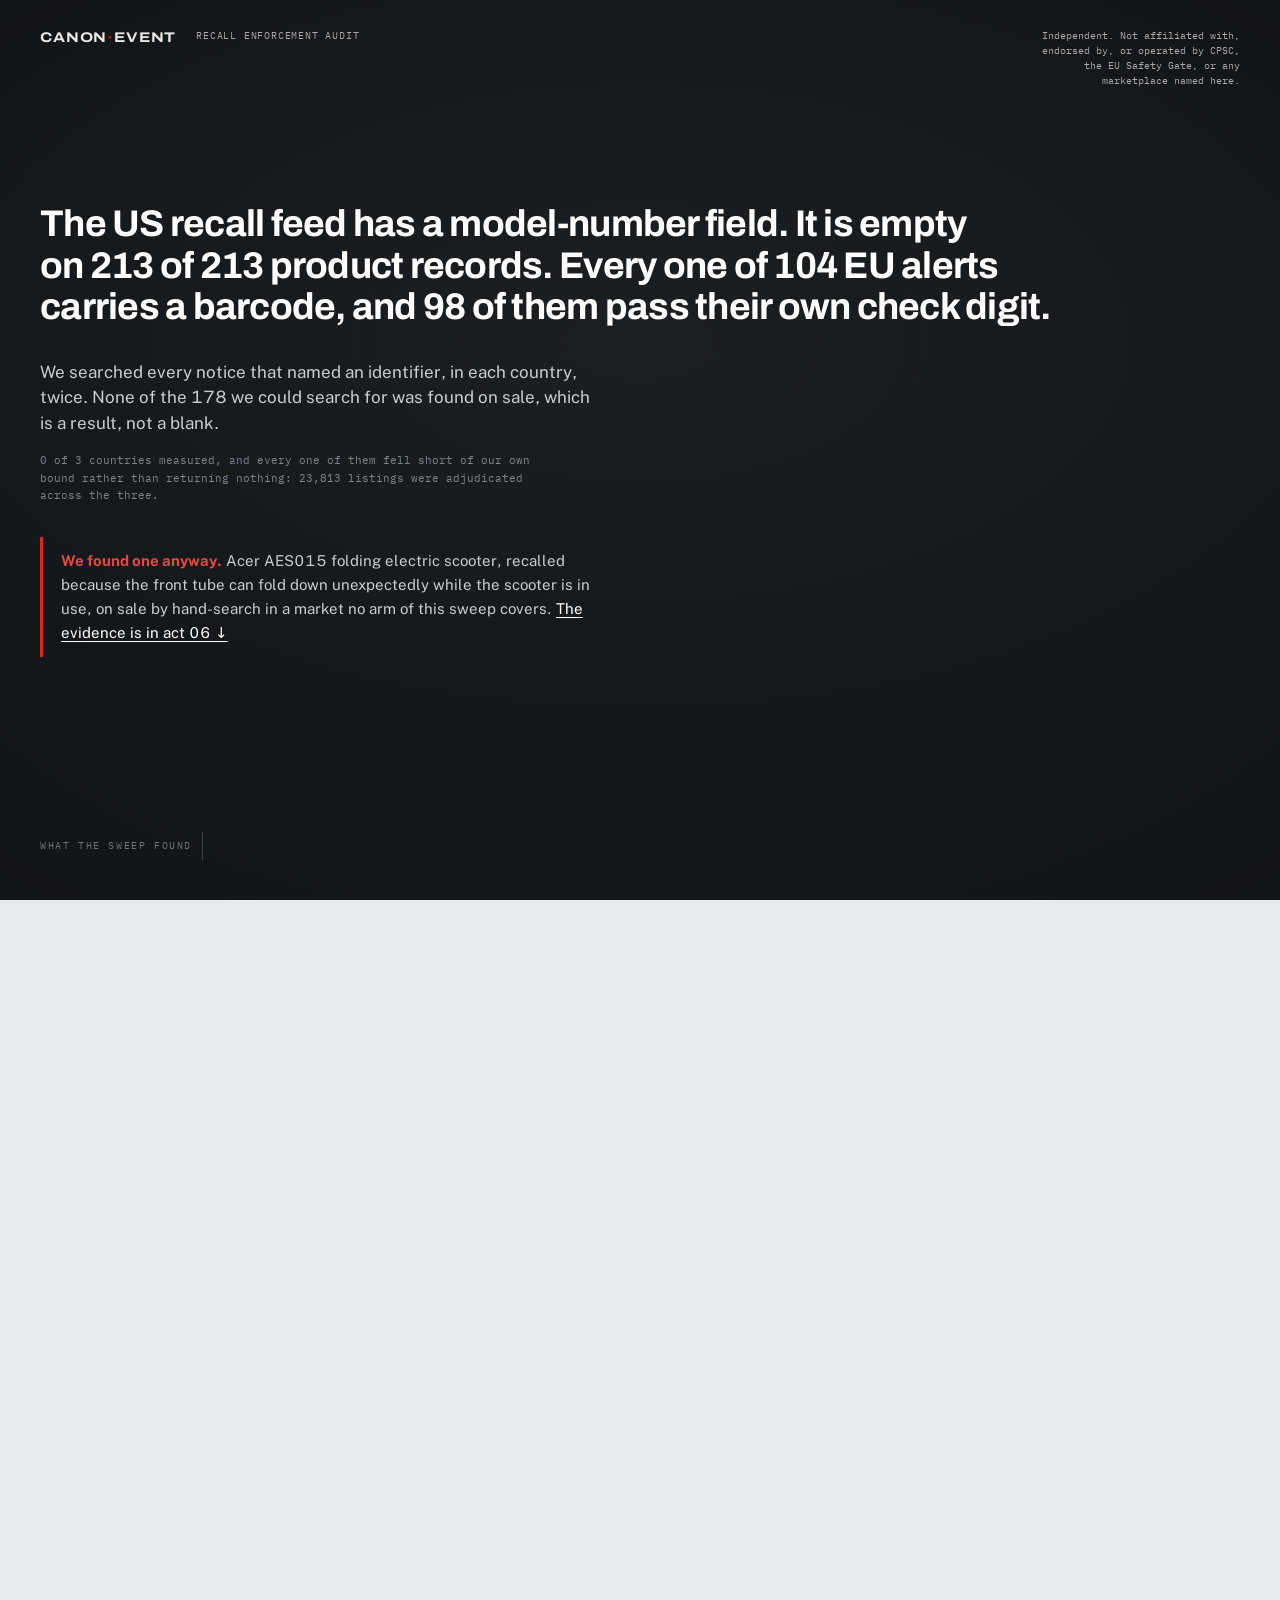
<file: index.html>
<!doctype html>
<html lang="en">
<head>
<meta charset="utf-8">
<meta name="viewport" content="width=device-width, initial-scale=1">
<title>CANON EVENT, a recall enforcement audit</title>
<link rel="icon" type="image/svg+xml" href="favicon.svg">
<link rel="alternate icon" href="favicon-32.png">
<link rel="apple-touch-icon" href="favicon-180.png">
<meta property="og:type" content="website">
<meta property="og:title" content="CANON EVENT, a recall enforcement audit">
<meta property="og:description" content="A recall nobody can search for cannot be enforced by anyone. 207 government recall notices checked against three marketplaces, 23,813 listings adjudicated.">
<meta property="og:image" content="social-card.png">
<meta name="twitter:card" content="summary_large_image">
<meta name="twitter:title" content="CANON EVENT, a recall enforcement audit">
<meta name="twitter:description" content="A recall nobody can search for cannot be enforced by anyone.">
<meta name="twitter:image" content="social-card.png">
<meta name="theme-color" content="#E7EAEC">
<meta name="description" content="Recalled products, checked against live marketplace listings from geo-accurate exit IPs in three markets. When the collector breaks, the verdict is withheld.">

<!-- The wall is wall.html and stays wall.html: it is named in the README, in
     DEMO.md, in the renderer test and in every heal ledger, and renaming a file
     so a host can find it is the host deciding the repository's vocabulary.

     This is the redirect a static host needs and nothing else. No build step, no
     router, and the folder still opens from a plain copy with wall.html
     double-clicked directly. The link below is not decoration: a meta refresh
     fails silently with JavaScript disabled or a strict referrer policy, and a
     page that silently fails to arrive is the failure this project is about. -->
<meta http-equiv="refresh" content="0; url=wall.html">
<link rel="canonical" href="wall.html">
<style>
  body {
    background: #E7EAEC; color: #0B0E11; margin: 0;
    font-family: "Public Sans", system-ui, sans-serif;
    display: grid; place-items: center; min-height: 100vh;
  }
  main { max-width: 44ch; padding: 0 32px; }
  h1 { font-size: 14px; letter-spacing: 0.06em; margin: 0 0 12px; }
  p { font-size: 14px; line-height: 1.55; color: #464E55; margin: 0 0 20px; }
  a { color: #0B0E11; }
</style>
</head>
<body>
<main>
  <h1>CANON&middot;EVENT</h1>
  <p>Recall enforcement audit. If you are not redirected, open
    <a href="wall.html">wall.html</a>.</p>
</main>
</body>
</html>
</file>
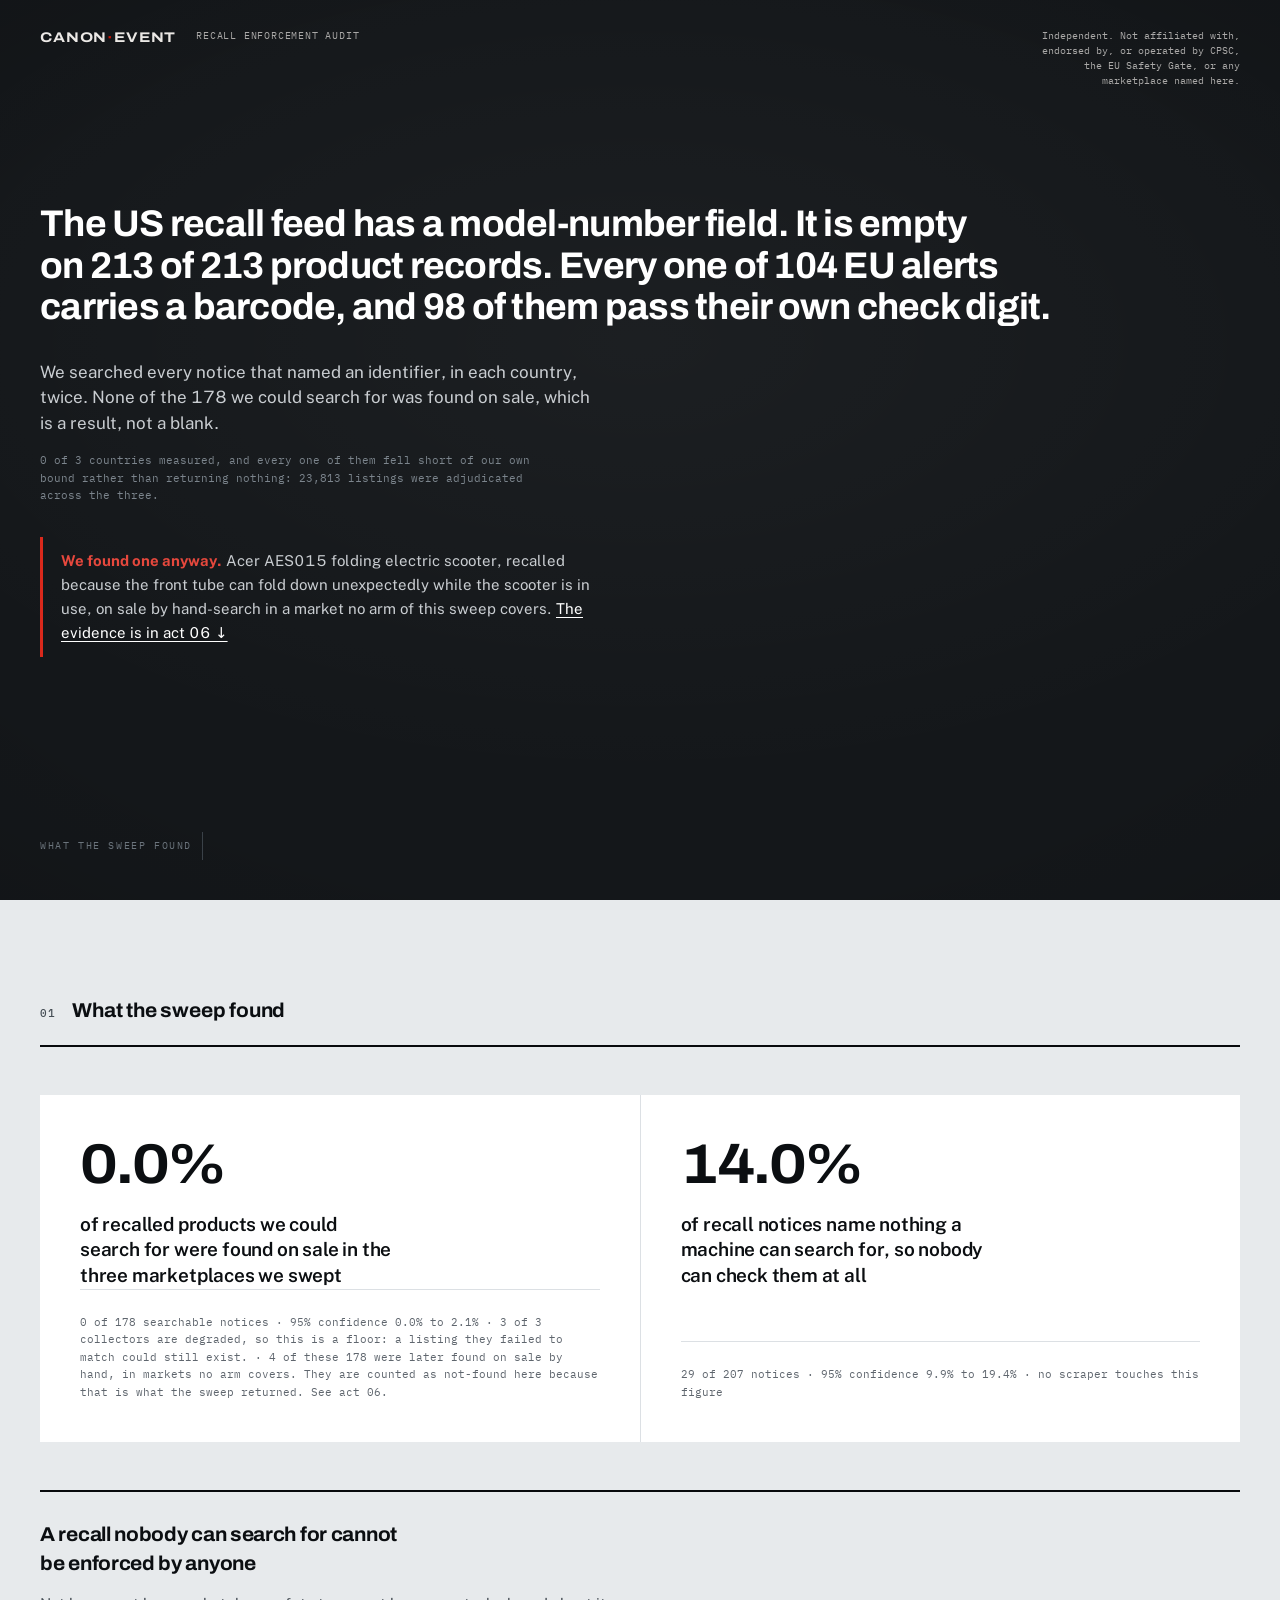
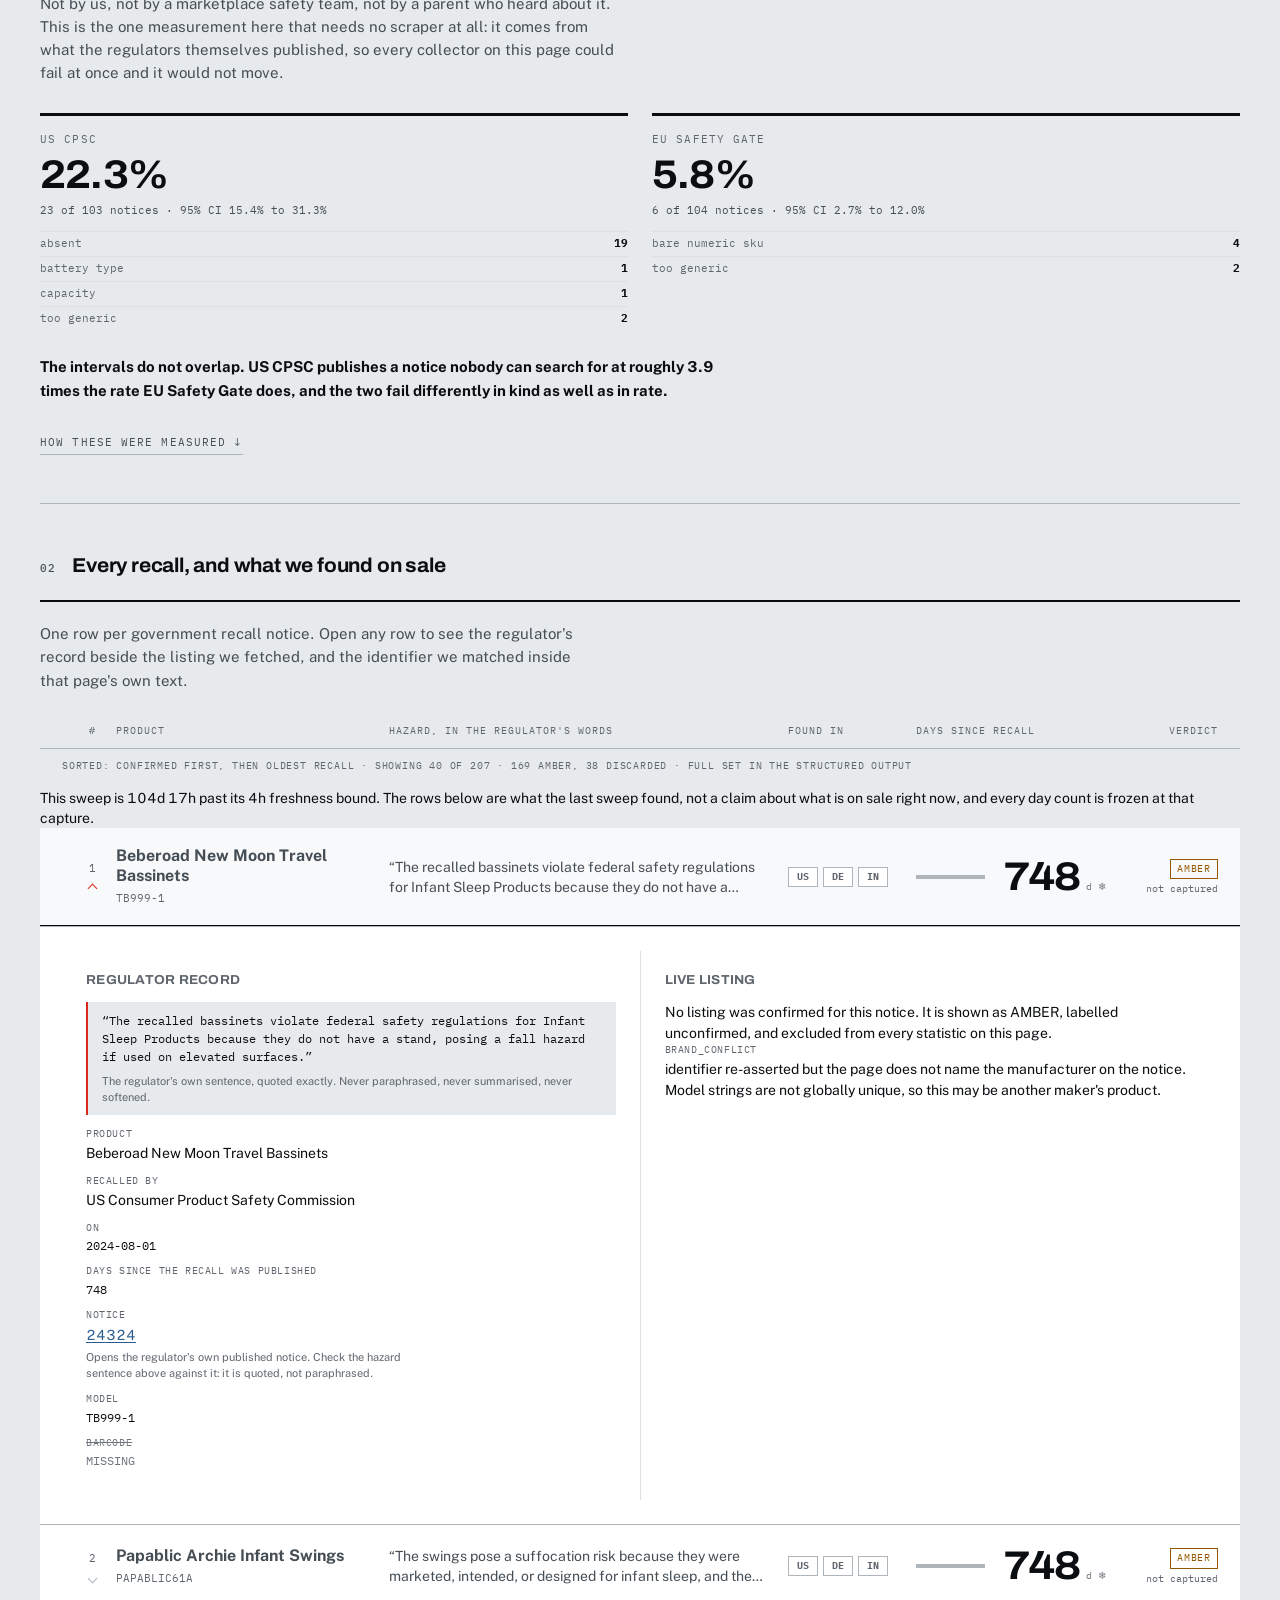
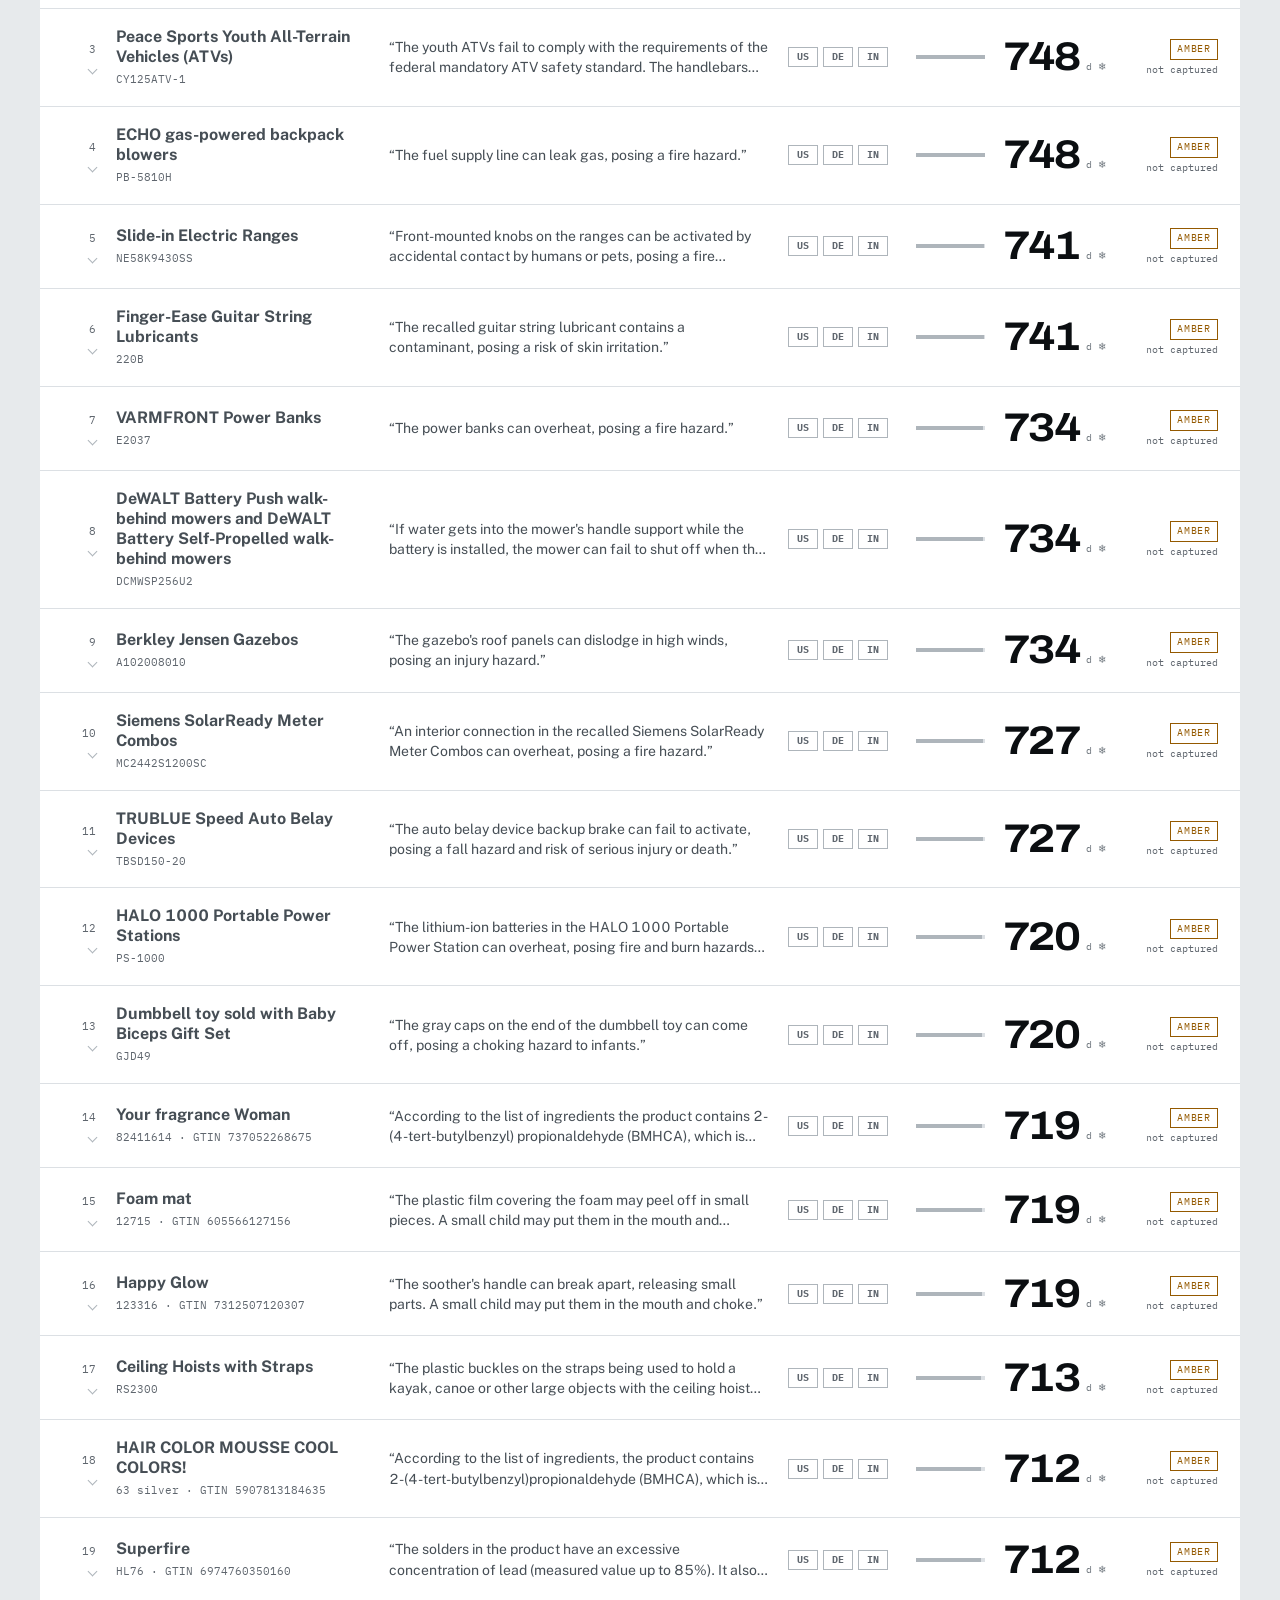
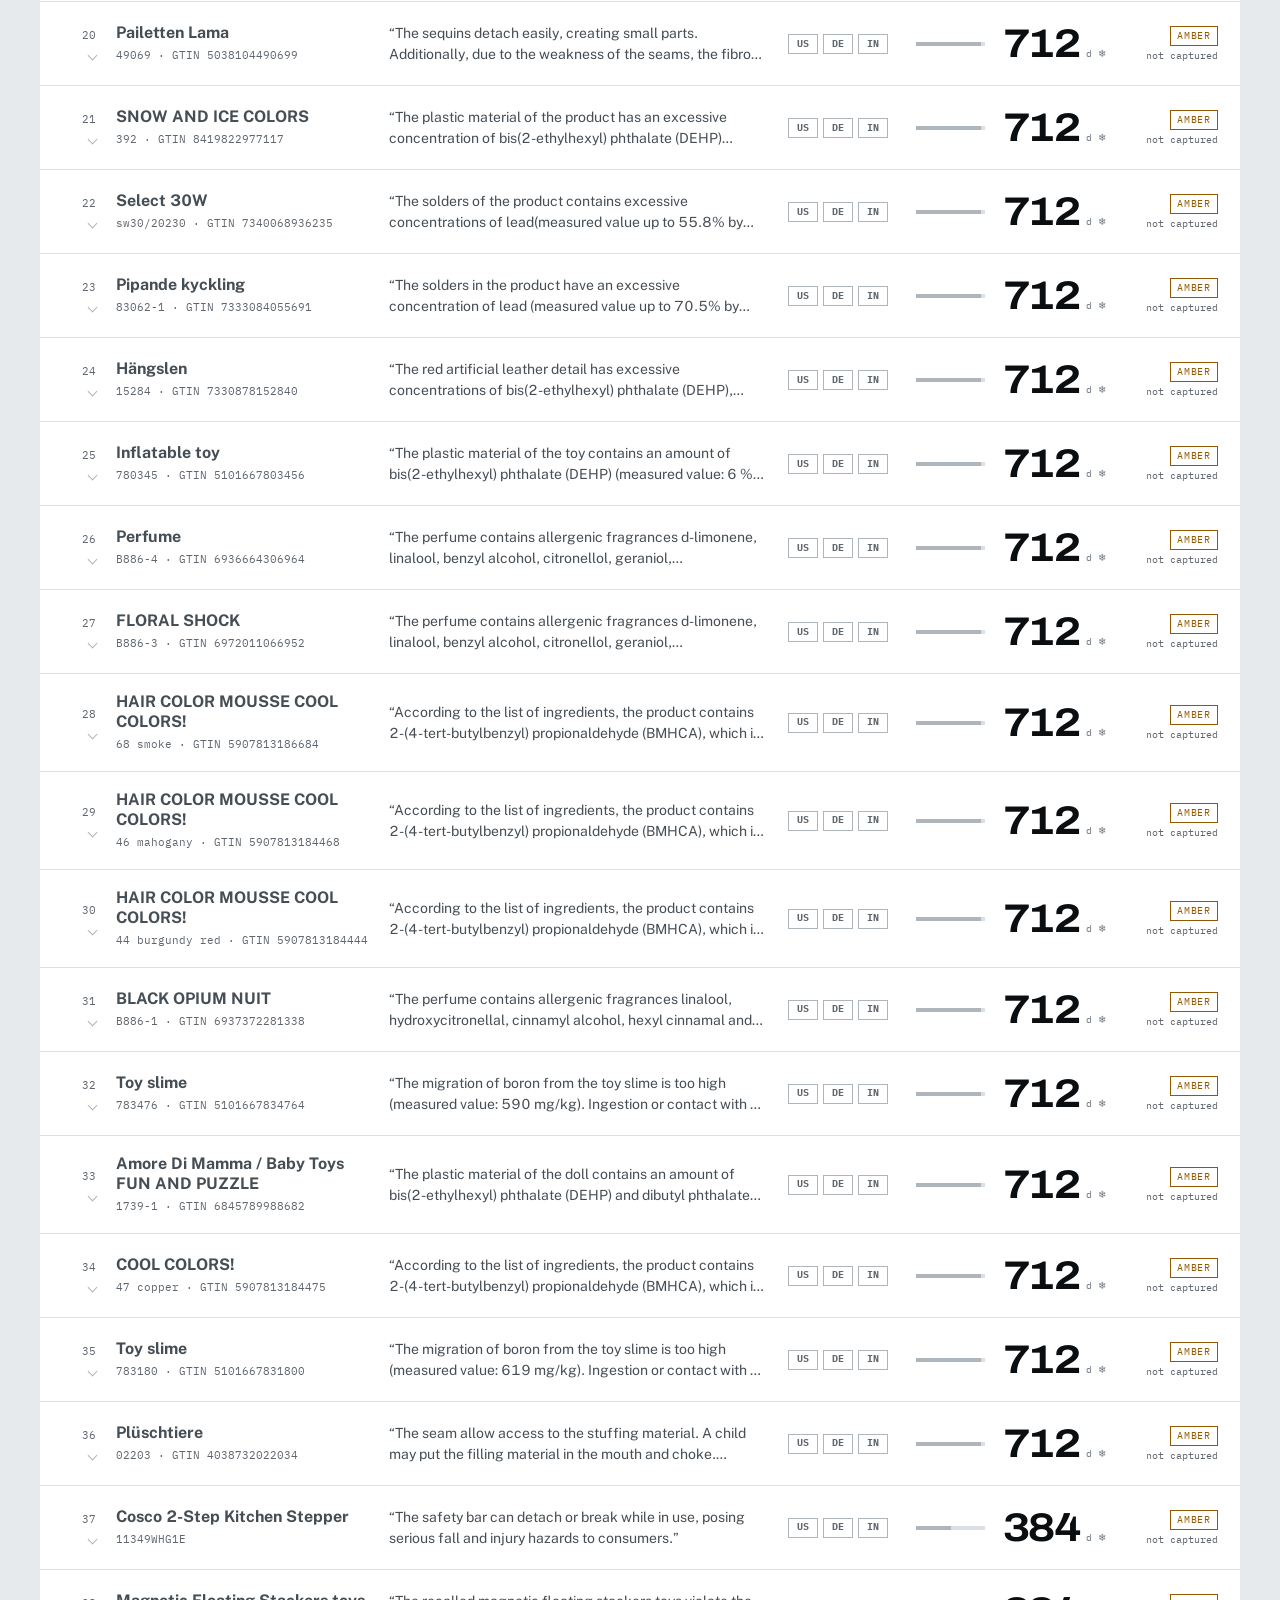
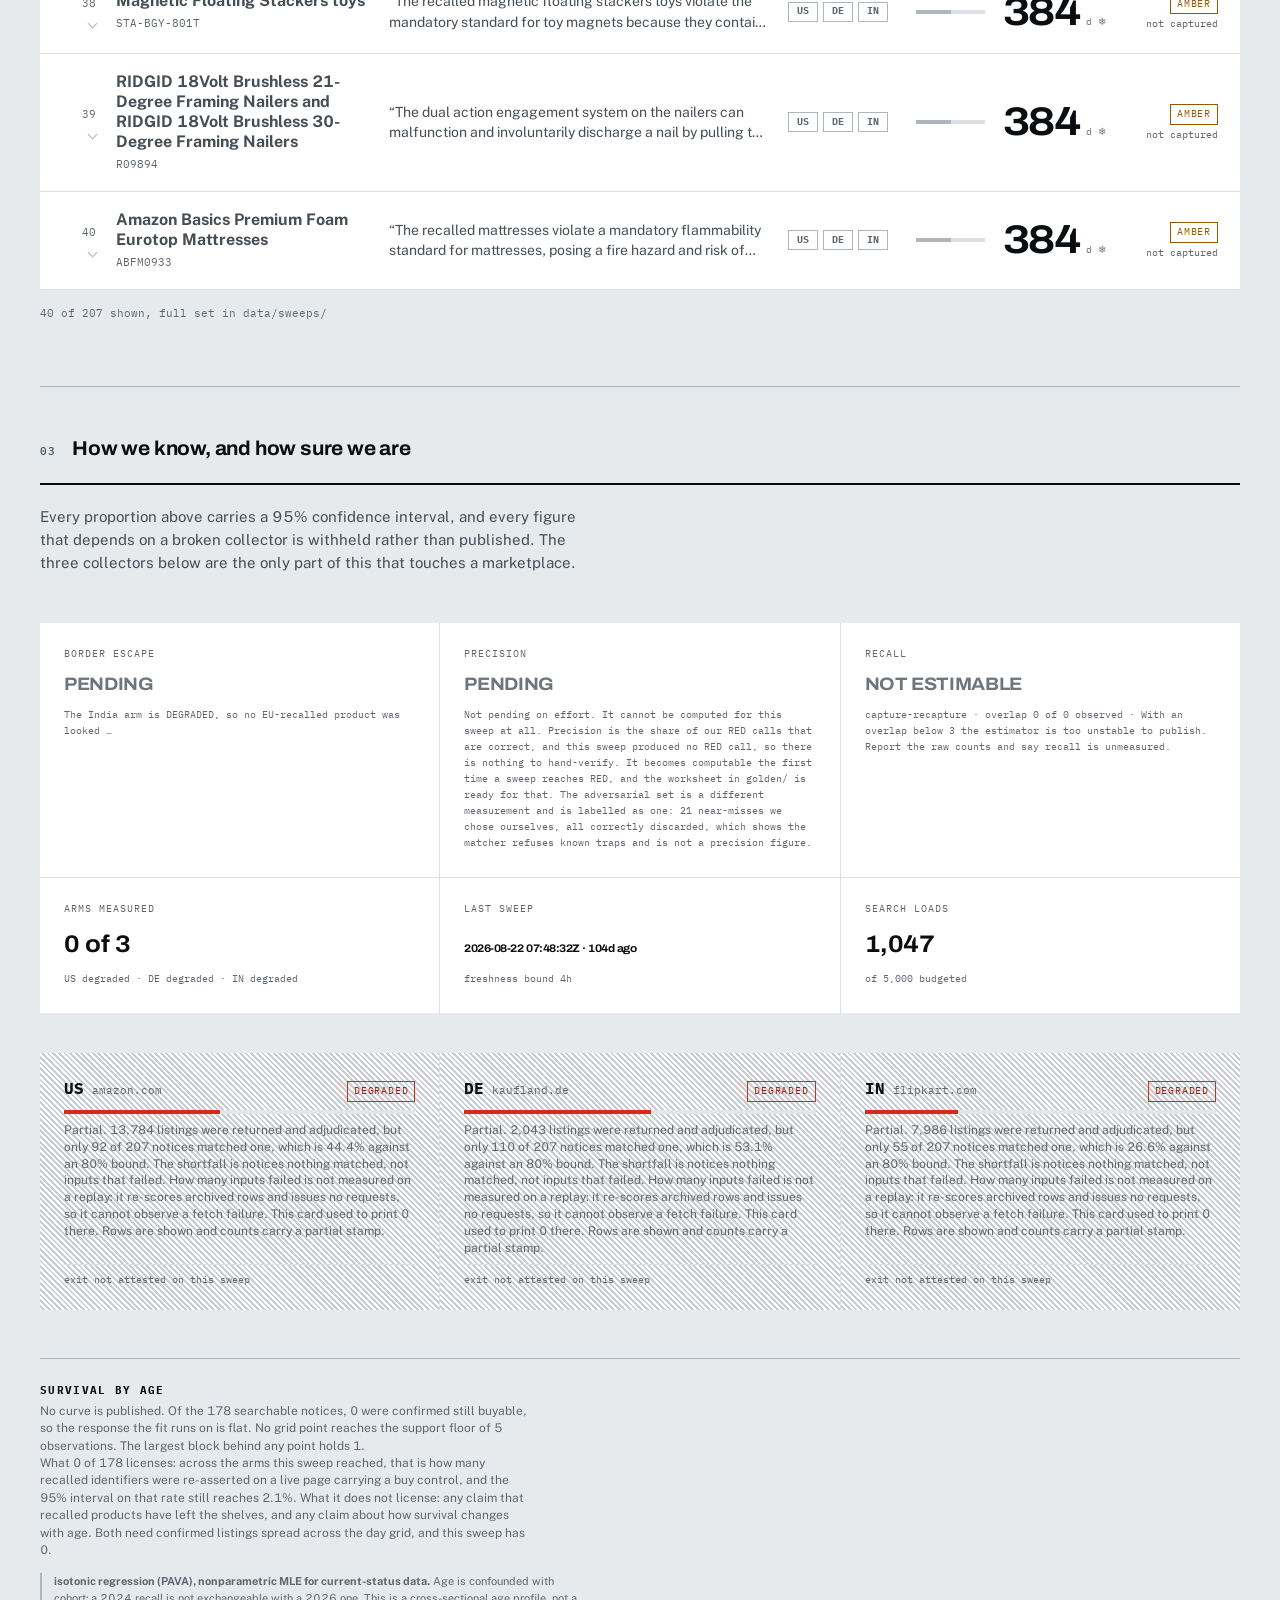
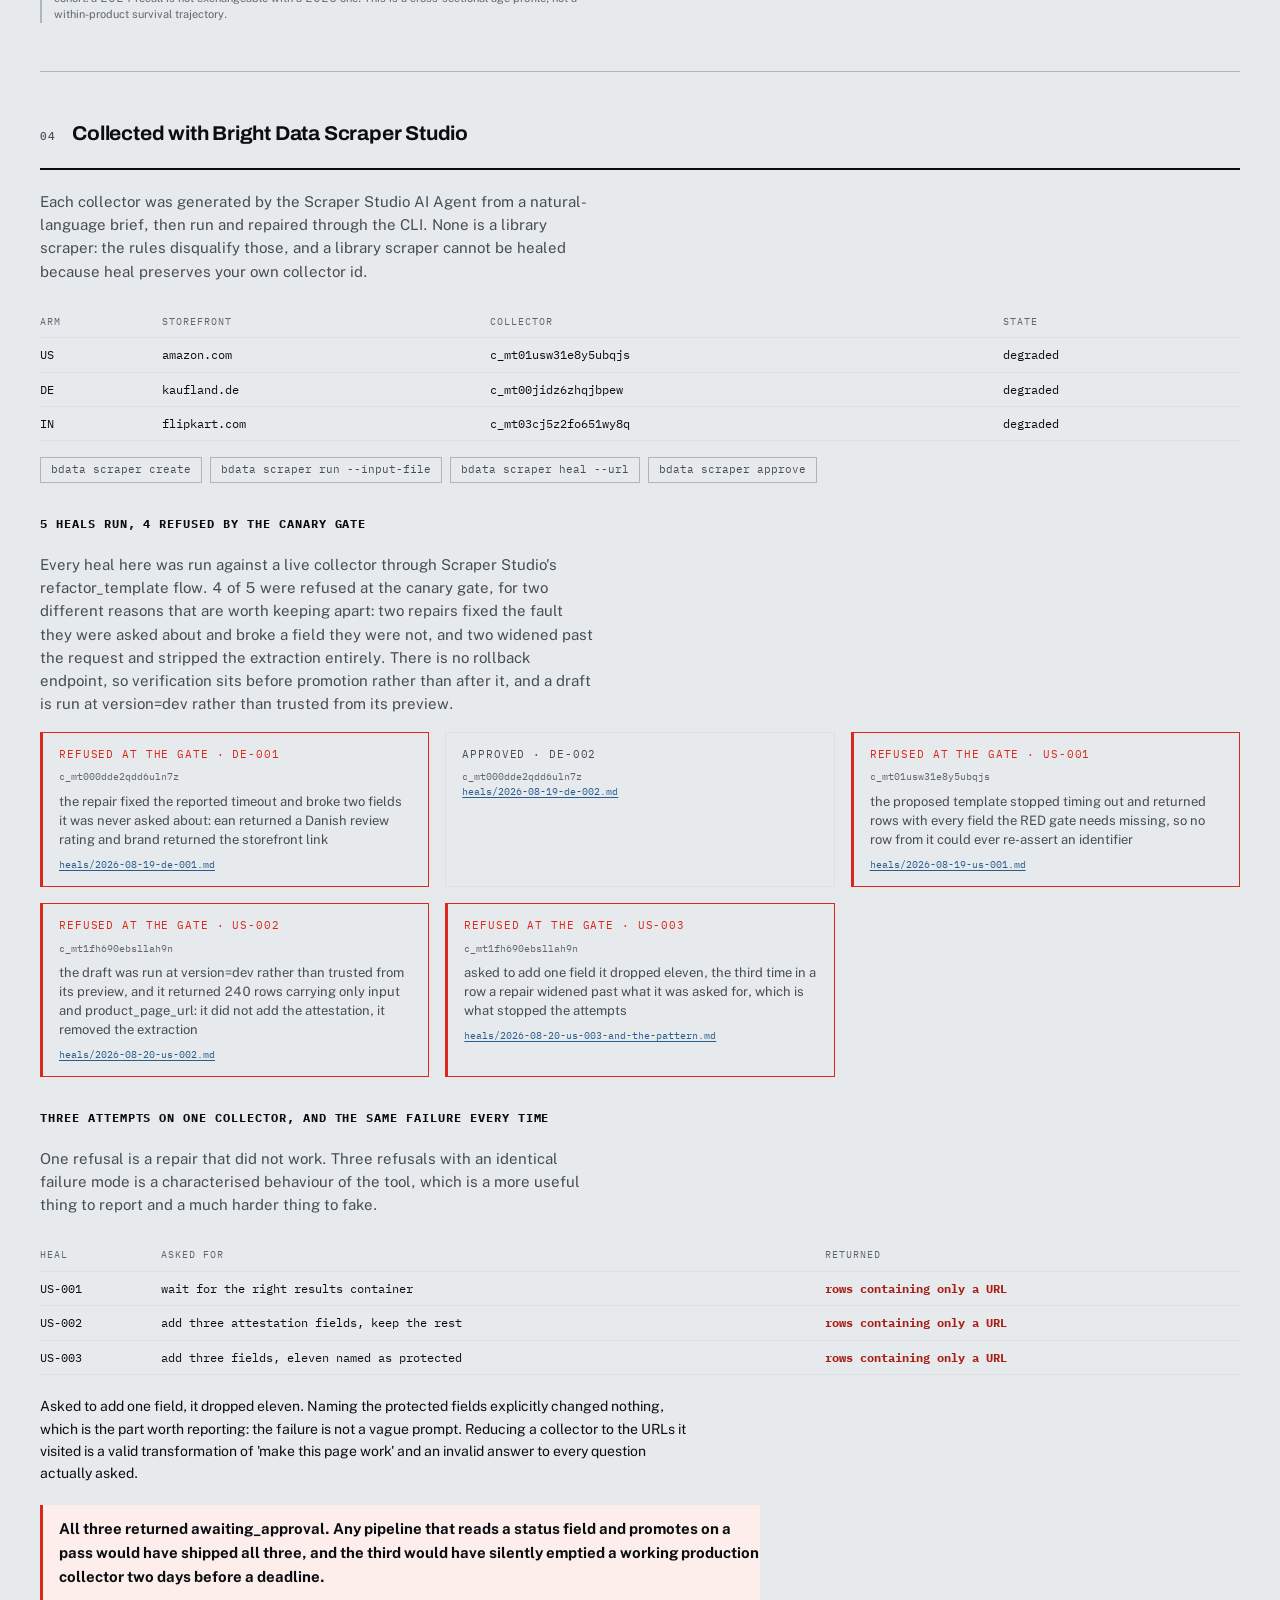
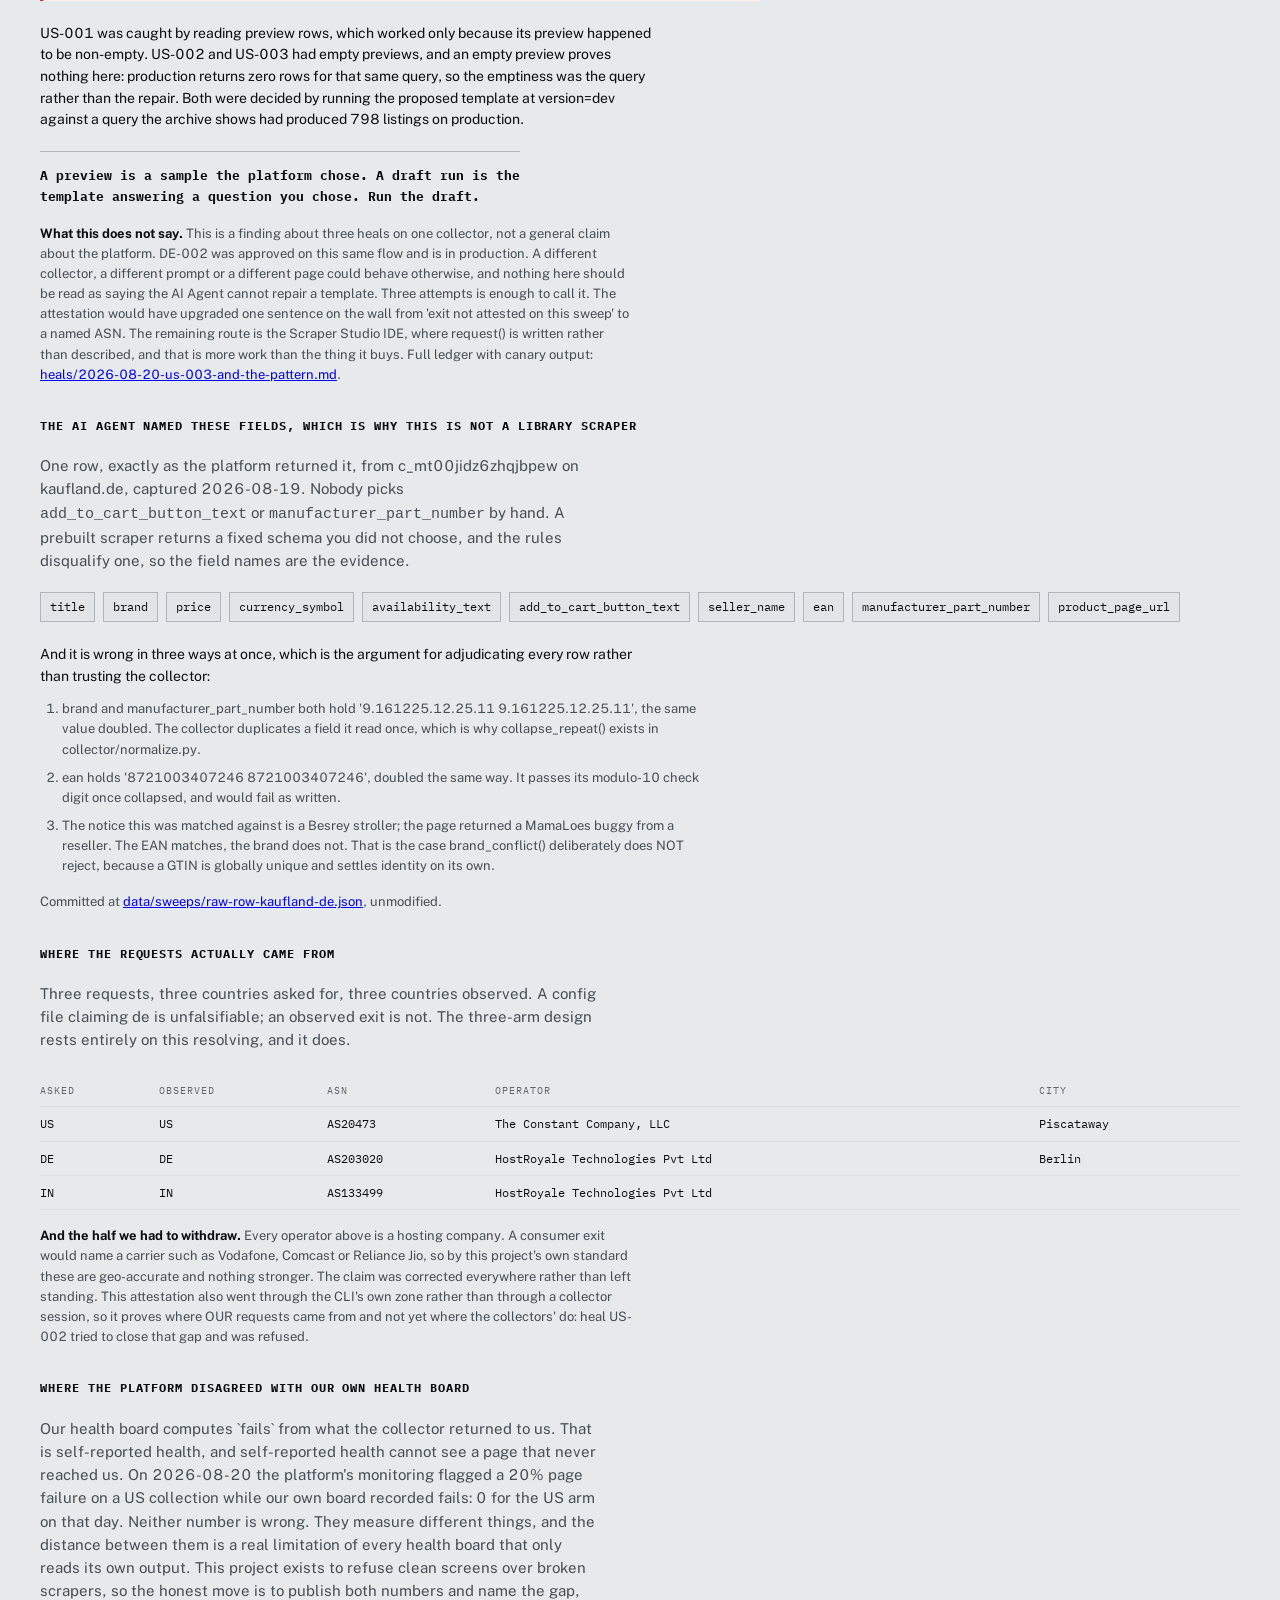
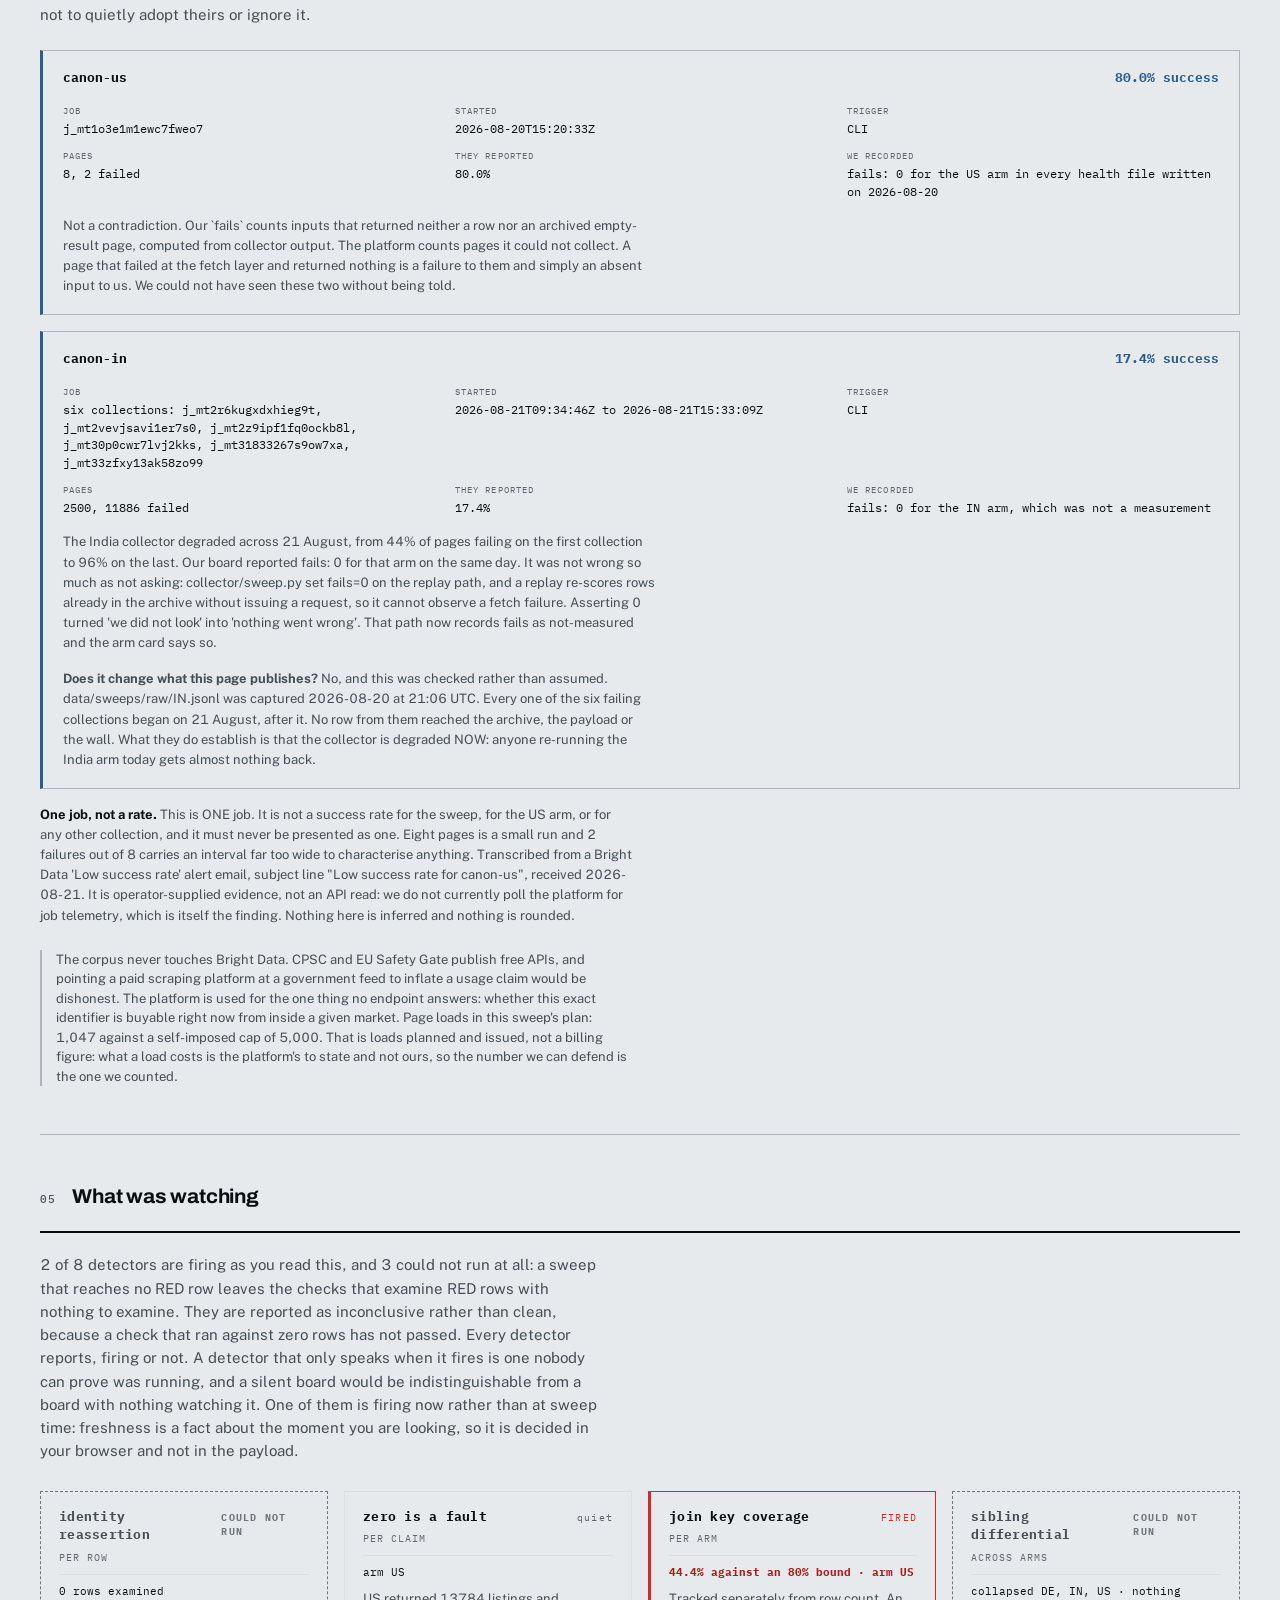
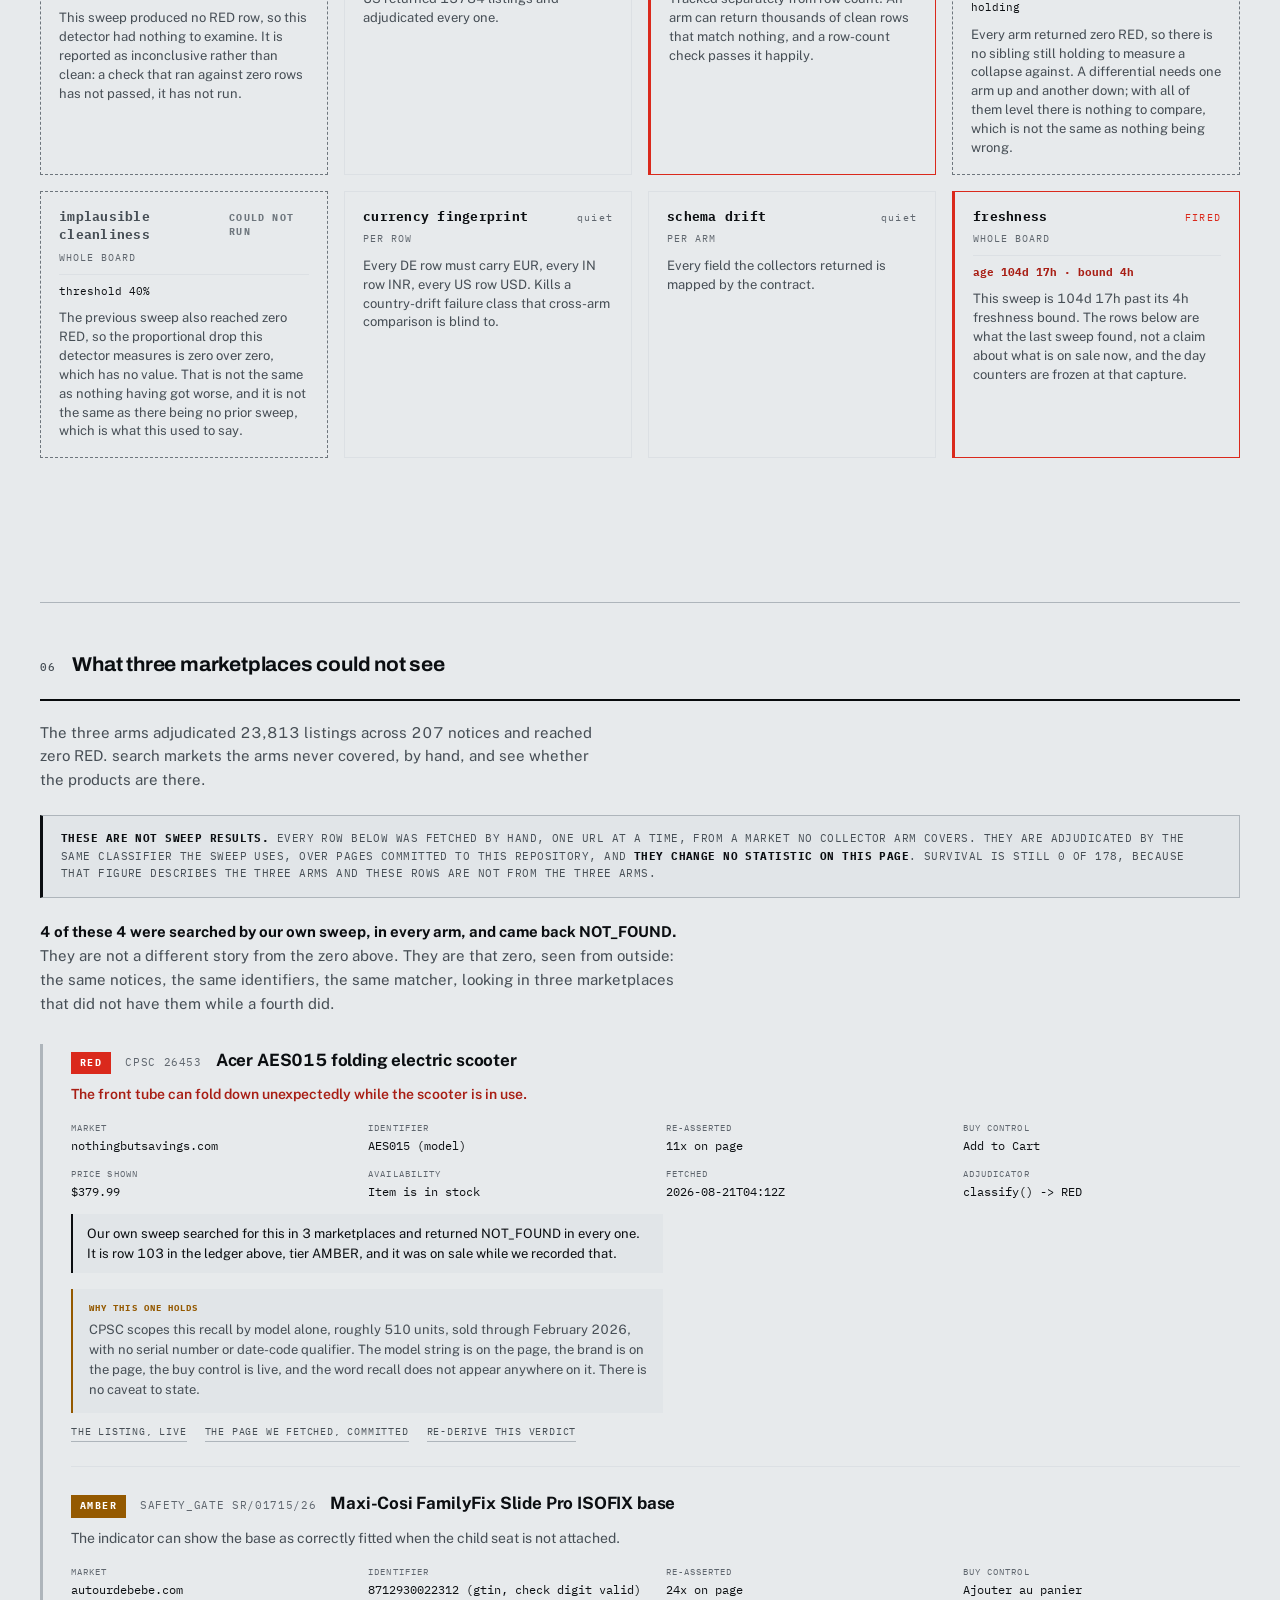
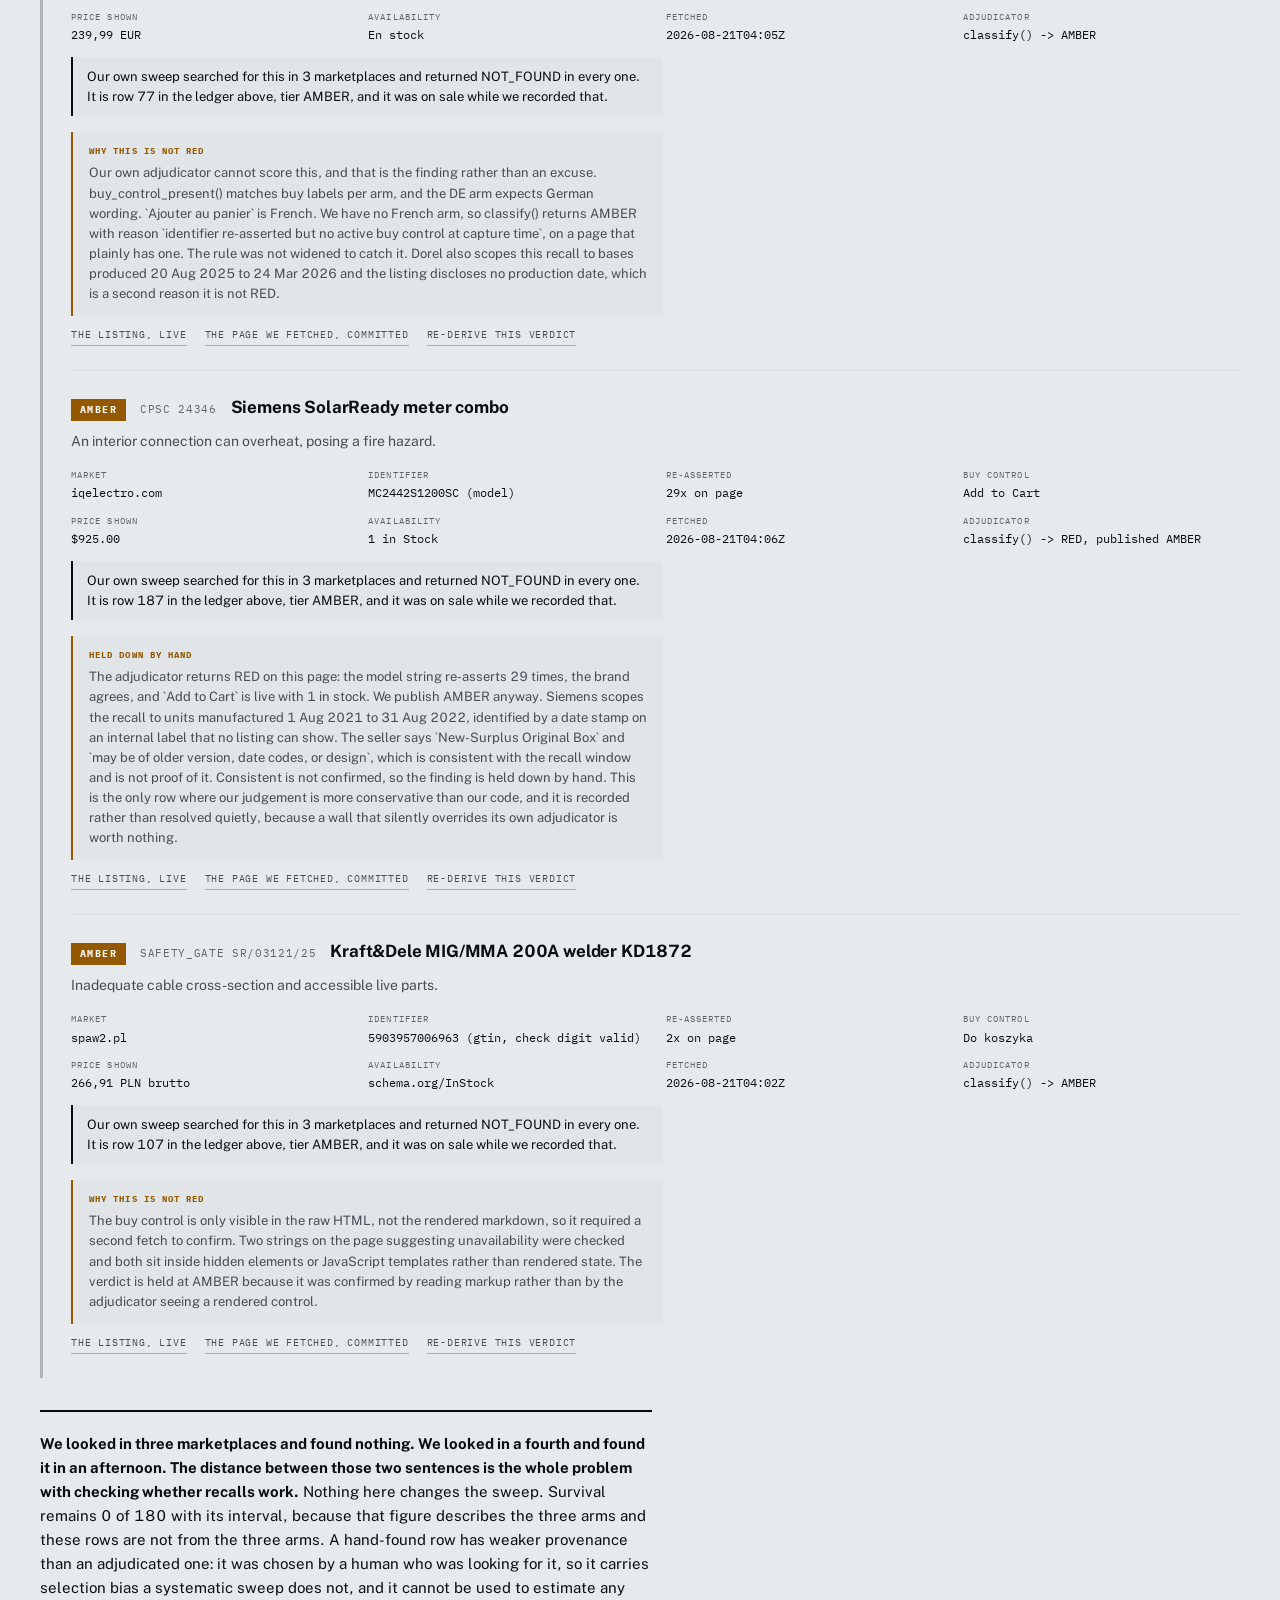
<file: wall.html>
<!doctype html>
<html lang="en">
<head>
<meta charset="utf-8">
<meta name="viewport" content="width=device-width, initial-scale=1">
<title>CANON EVENT, a recall enforcement audit</title>
<link rel="icon" type="image/svg+xml" href="favicon.svg">
<link rel="alternate icon" href="favicon-32.png">
<link rel="apple-touch-icon" href="favicon-180.png">
<meta property="og:type" content="website">
<meta property="og:title" content="CANON EVENT, a recall enforcement audit">
<meta property="og:description" content="A recall nobody can search for cannot be enforced by anyone. 207 government recall notices checked against three marketplaces, 23,813 listings adjudicated.">
<meta property="og:image" content="social-card.png">
<meta name="twitter:card" content="summary_large_image">
<meta name="twitter:title" content="CANON EVENT, a recall enforcement audit">
<meta name="twitter:description" content="A recall nobody can search for cannot be enforced by anyone.">
<meta name="twitter:image" content="social-card.png">
<meta name="theme-color" content="#E7EAEC">
<meta name="description" content="Recalled products, checked against live marketplace listings from geo-accurate exits in three markets. When the collector breaks, the verdict is withheld.">
<link rel="preconnect" href="https://fonts.googleapis.com">
<link rel="preconnect" href="https://fonts.gstatic.com" crossorigin>
<link href="https://fonts.googleapis.com/css2?family=Archivo:wdth,wght@62..125,400..900&family=Public+Sans:wght@400;600;700&family=IBM+Plex+Mono:wght@400;500;700&display=swap" rel="stylesheet">
<link rel="stylesheet" href="wall.css">
</head>
<body>

<!-- The corner mark, not a masthead.
     A wordmark, a tagline and a disclaimer side by side is the shape of a blog
     header, and it was competing with the finding for the first thing a reader
     sees. The finding wins; the mark shrinks to a filing stamp. -->
<header class="mark">
  <div class="mark-name">CANON<span>·</span>EVENT</div>
  <div class="mark-role">Recall enforcement audit</div>
  <div class="mark-independence">
    Independent. Not affiliated with, endorsed by, or operated by CPSC, the EU
    Safety Gate, or any marketplace named here.
  </div>
</header>

<!-- ACT I — the finding, and nothing else on screen.
     Everything a stranger needs in five seconds. -->
<section class="act act-finding" id="verdict"></section>

<!-- The act rail.
     The page is one document by design: a report is read top to bottom, and a
     single citable URL holding the whole finding is a feature rather than a
     limitation. But there was no way to tell where you were in it, which is what
     made a sequence feel like a dump. This is wayfinding, not routing — no build
     step, no router, and the file still opens from a plain copy of the folder. -->
<nav class="rail" id="rail" aria-label="Sections">
  <a href="#actFigures"><span class="rail-dot"></span><span class="rail-num">01</span><span class="rail-label">What we found</span></a>
  <a href="#actLedger"><span class="rail-dot"></span><span class="rail-num">02</span><span class="rail-label">Every recall</span></a>
  <a href="#method"><span class="rail-dot"></span><span class="rail-num">03</span><span class="rail-label">How we know</span></a>
  <a href="#platform"><span class="rail-dot"></span><span class="rail-num">04</span><span class="rail-label">Bright Data</span></a>
  <a href="#detectors"><span class="rail-dot"></span><span class="rail-num">05</span><span class="rail-label">What was watching</span></a>
  <a href="#hunt"><span class="rail-dot"></span><span class="rail-num">06</span><span class="rail-label">Found by hand</span></a>
  <a href="#actGaps"><span class="rail-dot"></span><span class="rail-num">07</span><span class="rail-label">What we missed</span></a>
  <a href="#ask"><span class="rail-dot"></span><span class="rail-num">08</span><span class="rail-label">What we ask for</span></a>
</nav>

<div class="shell">

  <!-- ACT II — the two figures, in plain English.
       The confidence intervals and the method names live in ACT IV. A reader who
       does not know what a Wilson interval is should still be able to leave with
       the finding. -->
  <section class="act act-figures" id="actFigures" aria-labelledby="figuresHead">
    <h2 class="act-head" id="figuresHead">
      <span class="act-num">01</span> What the sweep found
    </h2>
    <div class="figures" id="figures"></div>

    <!-- The one finding that survives every collector failing at once.
         It is computed from the two regulators' own published corpus and needs
         no sweep, so no scraper fault can touch it. stats.unsearchable carries a
         note promising that the per-regulator split is "published beside this
         figure and never instead of it", and the split rendered nowhere, which
         made that note a promise the page broke. -->
    <div class="regulators" id="regulators"></div>

    <a class="act-jump" href="#method">How these were measured ↓</a>
  </section>

  <!-- ACT III — the ledger. Five columns, not ten. -->
  <section class="act act-ledger" id="actLedger" aria-labelledby="ledgerHead">
    <h2 class="act-head" id="ledgerHead">
      <span class="act-num">02</span> Every recall, and what we found on sale
    </h2>
    <p class="act-lede">
      One row per government recall notice. Open any row to see the regulator's
      record beside the listing we fetched, and the identifier we matched inside
      that page's own text.
    </p>

    <div class="wall-head">
      <span class="num">#</span>
      <span>Product</span>
      <span>Hazard, in the regulator's words</span>
      <span>Found in</span>
      <span>Days since recall</span>
      <span class="num">Verdict</span>
    </div>
    <p class="sort-note" id="sortNote"></p>
    <p class="historical-note" id="historicalNote"></p>

    <main id="wall"></main>
    <div class="pager" id="pager"></div>
  </section>

  <!-- ACT IV — how we know. Every figure that qualifies another figure, plus the
       three collectors and their live state. This is where the apparatus lives,
       so that ACT II can be read by someone who does not want it. -->
  <section class="act act-method" id="method" aria-labelledby="methodHead">
    <h2 class="act-head" id="methodHead">
      <span class="act-num">03</span> How we know, and how sure we are
    </h2>
    <p class="act-lede">
      Every proportion above carries a 95% confidence interval, and every figure
      that depends on a broken collector is withheld rather than published. The
      three collectors below are the only part of this that touches a marketplace.
    </p>
    <section class="instruments" id="instruments"></section>
    <section class="arm-rail" id="armRail"></section>
    <section class="curve" id="curve"></section>
  </section>

  <!-- ACT 3b. Collected with Bright Data Scraper Studio.
       The collector ids, the heals and the credit spend were already in the
       repository and rendered nowhere a reader would look. Criterion 4 asks
       whether Scraper Studio is central to the project, and the answer is
       evidence rather than assertion: named collectors, a heal that was
       refused by its own gate, and the arithmetic of what it cost. -->
  <section class="act act-platform" id="platform" aria-labelledby="platformHead"></section>

  <!-- ACT 05. The detectors, all of them, firing or quiet. Built in
       collector/health.py and rendered nowhere until now, which meant criterion 5
       was answered by an inventory no judge could see. -->
  <section class="act act-detectors" id="detectors"></section>

  <!-- ACT 06. The hunt. Rendered in its own act, downstream of the sweep and
       visually separated from it, because these rows were found BY HAND and a
       hand-found row has weaker provenance than an adjudicated one. It was
       chosen by someone who was looking for it, so it carries a selection bias
       a systematic sweep does not, and it can never be used to estimate a rate.
       Mixing one into the arms would be the single most dishonest thing this
       project could do, so they live in a different file and a different act.
       Every verdict here is re-derived from a committed page by
       data/hunt/rederive.py, which fails the build if a number drifts. -->
  <section class="act act-hunt" id="hunt"></section>

  <!-- ACT 07 — the other half of the measurement. Numbered last because
     it is read last: it qualifies everything above it. It carried 04
     while the Bright Data act also carried 04. -->
  <section class="act act-gaps" id="actGaps" aria-labelledby="gapsHead">
    <h2 class="act-head" id="gapsHead">
      <span class="act-num">07</span> The other half of the measurement
    </h2>
    <div class="panels">
      <div class="panel" id="notSeen"></div>
      <div class="panel" id="healLedger"></div>
    </div>
  </section>

  <!-- ACT 08. The ask.

       A measurement with no addressee is a curiosity. The README has carried
       this section from the start and the wall ended on a legend, a provenance
       strip and a collapsed machinery drawer, so a judge scoring idea and impact
       got the finding and never the point of it.

       The ask is deliberately small. It is not "fix product recalls", it is
       "populate a field you are already writing, one key away in the same JSON
       response". A demand nobody could act on is another way of not asking. -->
  <section class="act act-ask" id="ask" aria-labelledby="askHead">
    <h2 class="act-head" id="askHead">
      <span class="act-num">08</span> What we are asking for
    </h2>

    <p class="act-lede">A measurement with no addressee is a curiosity. This one
      has both, and the ask is small on purpose: it is not that anyone fix
      product recalls, it is that a field already being written gets written into
      the field that exists for it.</p>

    <div class="ask-grid">
      <div class="ask-card">
        <div class="ask-k">Addressed to</div>
        <div class="ask-v">The US Consumer Product Safety Commission</div>
      </div>
      <div class="ask-card">
        <div class="ask-k">The ask</div>
        <div class="ask-v">Populate <code>Products[].Model</code>, or add a
          <code>ProductGTIN</code> field beside the existing
          <code>ProductUPCs</code>.</div>
      </div>
      <div class="ask-card">
        <div class="ask-k">Cost to the regulator</div>
        <div class="ask-v">Nothing new to collect. The model number is already in
          the same JSON response, written as English prose in
          <code>Description</code>, one key away.</div>
      </div>
    </div>

    <p class="ask-body">Right now anyone checking a recall programmatically has to
      parse that prose to find out which unit was recalled: a marketplace running
      its own listings against the feed, a journalist asking whether a product is
      still on sale, a customs authority, a comparison site, and the regulator
      itself. We wrote that parser. It is in <code>data/pull_seeds.py</code> and it
      recovered an identifier for 82 of 103 US notices the structured field did
      not carry. Nobody should have to write it.</p>

    <p class="ask-body"><b>What this page does not claim.</b> Nothing in the sweep
      says any product is on sale, and nothing in it names a seller. The one
      number this project would stake itself on is a count of an empty field in a
      public feed, and it needs no scraper, no credit and no permission to
      reproduce:</p>

    <pre class="ask-repro"><code>curl -s "https://www.saferproducts.gov/RestWebServices/Recall?format=json&amp;RecallDateStart=2026-07-20&amp;RecallDateEnd=2026-08-13"   | python3 -c "import json,sys; d=json.load(sys.stdin);       print(sum(1 for r in d for p in r['Products'] if not (p.get('Model') or '').strip()),             'of', sum(len(r['Products']) for r in d))"</code></pre>
  </section>

  <footer class="act act-foot">
    <section class="legend">
      <ul>
        <li><span class="swatch" style="background:var(--hazard);border-color:var(--hazard)"></span>
          <span><b>Red.</b> Still on sale. The identifier was found in the fetched page's own text and an active buy control was present.</span></li>
        <li><span class="swatch"></span>
          <span><b>Hollow.</b> We looked in that country and did not find it.</span></li>
        <li><span class="swatch" style="background:#000;border-color:#000"></span>
          <span><b>Black.</b> Withheld. That collector was broken, so we do not know — and we will not guess.</span></li>
        <li><span class="swatch" style="background:repeating-linear-gradient(45deg,#fff,#fff 2px,var(--hatch) 2px,var(--hatch) 4px)"></span>
          <span><b>Hatched.</b> Older than the four-hour freshness bound. Day counters are frozen at last capture.</span></li>
      </ul>
      <p class="final">There is no green in this interface. The absence of a red row is not evidence of safety.</p>

      <!-- Everything that proves this page is in the repository and the page
           linked to none of it. A judge arrives here from a submission form and
           spends a few minutes; the verification path has to be one click, not a
           search. These four are the ones worth naming: the whole thing, the
           script that re-runs every check offline, the raw platform output the
           adjudication can be re-derived from without spending a credit, and the
           refused heals that are the entire self-healing argument. -->
      <nav class="repo-links" aria-label="Check this yourself">
        <h3>Check it yourself</h3>
        <ul>
          <li><a href="https://github.com/shubhL-research/canon-event" target="_blank" rel="noopener noreferrer">The repository</a>
            <span>Every collector, every statistic, every fixture.</span></li>
          <li><a href="https://github.com/shubhL-research/canon-event/blob/main/verify.sh" target="_blank" rel="noopener noreferrer">verify.sh</a>
            <span>Sixteen suites, no dependencies, no network. Runs on a clean clone.</span></li>
          <li><a href="https://github.com/shubhL-research/canon-event/tree/main/data/sweeps" target="_blank" rel="noopener noreferrer">The raw platform output</a>
            <span>Unmodified Bright Data rows. The zero on this page can be re-derived from them without issuing a single request.</span></li>
          <li><a href="https://github.com/shubhL-research/canon-event/tree/main/heals" target="_blank" rel="noopener noreferrer">The heal ledgers</a>
            <span>Five repairs against live collectors. Four were refused, with the reason and the canary output for each.</span></li>
        </ul>
      </nav>

      <div class="provenance" id="provenance"></div>

      <details class="machinery">
        <summary>Machinery</summary>
        <div id="machinery"></div>
      </details>
    </section>
  </footer>

</div>

<script src="data/fixtures.js"></script>
<!-- Written by collector/publish.py from a real sweep. Absent on a clean clone,
     in which case the wall renders the fixture and stamps itself as such. -->
<script src="data/live.js"></script>
<script src="wall.js"></script>
</body>
</html>
</file>
<file: wall.css>
/* CANON EVENT wall.
   Light only. Dark theme is cut. There is no green token anywhere in this file,
   and that absence is stated on screen in the legend.

   Two typefaces, one rule: if a machine produced it (identifier, GTIN, hash,
   timestamp, collector id, template version, rate, count) it is IBM Plex Mono.
   If a human or a regulator wrote it, it is Public Sans. Public Sans is the US
   Web Design System typeface, the type CPSC itself publishes in, so the wall
   visually cites the regulator it audits.

   Type scale, no exceptions:  10 11 12 14 15 16 20 28
   Spacing scale:              4 8 12 16 24 32 48
   Weights:                    400 and 700 only
   Radius:                     0 everywhere except buttons at 4px
   Elevation:                  none. Separation is 1px hairlines and one step
                               of surface lightness. Zero box-shadow except focus.
*/

@import url("contract/tokens.css");

* { margin: 0; padding: 0; box-sizing: border-box; }

body {
  background: var(--ground);
  color: var(--ink);
  font-family: var(--font-prose);
  font-size: 14px;
  line-height: 1.45;
  -webkit-font-smoothing: antialiased;
}

.mono { font-family: var(--font-machine); font-variant-numeric: tabular-nums; }
.shell { max-width: 1440px; margin: 0 auto; padding: 0 32px 96px; }

:focus-visible { outline: none; box-shadow: inset 0 0 0 2px var(--focus); }

/* ---------------------------------------------------------------- masthead */

.masthead {
  display: flex; align-items: baseline; gap: 16px;
  padding: 32px 0 16px;
  border-bottom: 1px solid var(--rule-strong);
}
.wordmark { font-size: 20px; font-weight: 700; letter-spacing: -0.01em; }
.wordmark span { color: var(--hazard); }
.tagline { font-size: 12px; color: var(--ink-3); }
.masthead .spacer { flex: 1; }
.affiliation {
  font-size: 10px; color: var(--ink-3); text-align: right; max-width: 280px;
  line-height: 1.35;
}

/* ----------------------------------------------------------- verdict band */

.verdict {
  padding: 32px 0 24px;
  border-bottom: 1px solid var(--rule);
  transition: background-color 420ms ease, color 420ms ease, padding 420ms ease;
}
.verdict h1 {
  font-size: 28px; font-weight: 700; line-height: 1.25; max-width: 26ch;
  letter-spacing: -0.015em;
}
.verdict .sub { margin-top: 12px; font-size: 14px; color: var(--ink-2); max-width: 60ch; }
.verdict .clause {
  margin-top: 12px; font-size: 12px; color: var(--ink-3);
  font-family: var(--font-machine);
}

/* The one motion moment in the entire interface. Nothing else animates. */
.act-finding.is-withheld {
  background: var(--void); color: var(--void-ink);
  margin: 0 -32px; padding: 48px 32px;
}
.act-finding.is-withheld h1 { color: var(--void-ink); }
.act-finding.is-withheld .sub { color: #C9CDD1; }
.act-finding.is-withheld .clause { color: #868E95; }
.act-finding.is-withheld .withheld-mark {
  display: block; font-family: var(--font-machine); font-size: 12px;
  /* On --void, not on paper: 12px --hazard measures 4.32:1 there and fails.
     This label is on screen in ?state=v1, which is a filmed state. */
  letter-spacing: 0.14em; margin-bottom: 16px; color: var(--hazard-on-dark);
}

/* --------------------------------------------------------- instrument line */

.instruments {
  display: flex; gap: 0; border-bottom: 1px solid var(--rule);
  flex-wrap: wrap;
}
.instrument {
  padding: 16px 24px 16px 0; margin-right: 24px;
  border-right: 1px solid var(--rule); min-width: 150px;
}
.instrument:last-child { border-right: none; }
.instrument .label {
  font-family: var(--font-machine); font-size: 10px; letter-spacing: 0.1em;
  color: var(--ink-3); text-transform: uppercase;
}
.instrument .value {
  font-family: var(--font-machine); font-size: 16px; font-weight: 700;
  margin-top: 4px;
}
.instrument .qualifier { font-size: 11px; color: var(--ink-3); margin-top: 4px; }
.instrument.is-struck .value { color: var(--unknown); text-decoration: line-through; }
.instrument.is-struck .qualifier::after {
  content: " contaminated by a withheld arm"; color: var(--hazard-deep);
}
.instrument.is-pending .value { color: var(--unknown); }

/* -------------------------------------------------------------- arm rail */

.arm-rail { display: grid; grid-template-columns: repeat(3, 1fr); gap: 1px;
            background: var(--rule); border-bottom: 1px solid var(--rule); }
.arm {
  background: var(--surface); padding: 16px 20px; min-height: 132px;
  display: flex; flex-direction: column; gap: 8px;
}
.arm-head { display: flex; align-items: baseline; gap: 8px; }
.arm-code { font-family: var(--font-machine); font-size: 16px; font-weight: 700; }
.arm-host { font-family: var(--font-machine); font-size: 11px; color: var(--ink-3); }
.arm-state {
  margin-left: auto; font-family: var(--font-machine); font-size: 10px;
  letter-spacing: 0.08em; padding: 2px 6px; border: 1px solid var(--rule-strong);
  color: var(--ink-2);
}
.arm-copy { font-size: 12px; color: var(--ink-2); line-height: 1.4; }
.arm-attest {
  font-family: var(--font-machine); font-size: 10px; color: var(--ink-3);
  margin-top: auto; padding-top: 8px; border-top: 1px solid var(--rule);
}

.arm.state-WITHHELD { background: var(--void); color: var(--void-ink); }
.arm.state-WITHHELD .arm-host,
.arm.state-WITHHELD .arm-attest { color: #868E95; }
.arm.state-WITHHELD .arm-copy { color: #C9CDD1; }
.arm.state-WITHHELD .arm-state { border-color: var(--hazard); color: var(--hazard); }

.arm.state-DEGRADED .arm-state { border-color: var(--hazard); color: var(--hazard-deep); }

/* A country with no collector behind it. Every other card is a surface carrying a
   result, so this one is not a surface: it stays paper, inside a dashed edge, and
   its telemetry line reports that there is no exit to attest. */
.arm.state-NOT_SWEPT {
  background: var(--paper); border: 1px dashed var(--rule-strong);
  color: var(--ink-3);
}
.arm.state-NOT_SWEPT .arm-code,
.arm.state-NOT_SWEPT .arm-copy { color: var(--ink-3); }
.arm.state-NOT_SWEPT .arm-state { border-style: dashed; color: var(--ink-3); }
.arm.state-NOT_SWEPT .arm-attest { border-top-color: var(--rule-strong); }
/* The hatch is added by is-stale as well as by state-STALE, because staleness
   is decided in the browser at render time while the arm state was decided at
   sweep time. They are different facts and an arm can be both: DEGRADED because
   its join coverage fell short, AND stale because a judge is reading it two days
   later. The class is added on top of the state, never in place of it, so the
   card keeps saying why it degraded. */
.arm.state-STALE, .arm.is-stale { background: repeating-linear-gradient(45deg,
  var(--surface), var(--surface) 2px, var(--hatch) 2px, var(--hatch) 4px); }
.arm.state-STALE .arm-copy, .arm.state-STALE .arm-attest,
.arm.is-stale .arm-copy, .arm.is-stale .arm-attest { color: var(--ink-3); }

.coverage { height: 4px; background: var(--surface-sunk); }
.coverage > i { display: block; height: 100%; background: var(--hazard); }

/* 7-cell heal step track replaces telemetry while healing. */
.steps { display: flex; gap: 2px; }
.steps i {
  flex: 1; height: 10px; background: var(--surface-sunk);
  border: 1px solid var(--rule);
}
.steps i.done { background: var(--flux); border-color: var(--flux); }
.steps i.active { background: var(--surface); border-color: var(--flux); }

/* --------------------------------------------------------------- the wall */

.wall-head {
  display: grid; grid-template-columns: 28px 300px minmax(340px, 1fr) 108px minmax(260px, 1fr) 96px;
  gap: 16px; padding: 24px 0 8px; align-items: end;
  border-bottom: 1px solid var(--rule-strong);
  /* "Data is only useful once someone can read it" is the judging criterion, and
     this ledger is 207 rows deep with two columns nobody can infer from their
     contents: "Found in" renders as a row of chips, "Days since recall" as a
     bare number. Ten rows down, with the head gone, a reader is looking at chips
     and numbers with no labels.

     The cost was already paid: the comment at the overflow rule says clip was
     chosen over hidden precisely because hidden would make a scroll container
     and break position: sticky inside it. The infrastructure was there, unused.

     z-index 2 sits under .mark (3) and .rail (4), so the corner stamp and the
     act rail still paint above it. --paper because the rows beneath are
     --surface and would otherwise ghost through. */
  position: sticky; top: 0; z-index: 2; background: var(--paper);
}
/* Both sit between the sticky head and the rows, so they need their own ground
   or they show through it as it passes over them. */
.sort-note, .historical-note { position: relative; z-index: 1; background: var(--paper); }

/* The Bright Data act's table gave th and td the same 1px --rule, so its header
   read as another data row while the ledger three acts above offsets its own on
   --rule-strong. Two tables on one page disagreeing about their own grammar is
   the kind of thing a judge reads as unfinished without being able to name it.
   Both tokens are 1px, so nothing reflows. */
.platform-table th { border-bottom-color: var(--rule-strong); }
.wall-head span {
  font-family: var(--font-machine); font-size: 10px; letter-spacing: 0.1em;
  color: var(--ink-3); text-transform: uppercase;
}
.wall-head .num { text-align: right; }

.row {
  display: grid; grid-template-columns: 28px 300px minmax(340px, 1fr) 108px minmax(260px, 1fr) 96px;
  gap: 16px; height: 64px; align-items: center;
  border-bottom: 1px solid var(--rule);
  background: var(--surface); cursor: pointer;
  transition: background-color 120ms linear;
}
.row:hover { background: var(--hazard-wash); }
.row.is-amber { background: var(--ground); }
.row.is-amber:hover { background: var(--surface-sunk); }

.c-gutter { font-family: var(--font-machine); font-size: 11px; color: var(--ink-3); text-align: right; }

.c-id .name {
  font-weight: 700; font-size: 15px; line-height: 1.2;
  overflow: hidden; text-overflow: ellipsis; white-space: nowrap;
}
.c-id .ident {
  font-family: var(--font-machine); font-size: 12px; color: var(--ink-2);
  margin-top: 2px; overflow: hidden; text-overflow: ellipsis; white-space: nowrap;
}

.c-hazard .quote {
  font-size: 14px; color: var(--ink-2); line-height: 1.3;
  display: -webkit-box; -webkit-line-clamp: 2; -webkit-box-orient: vertical;
  overflow: hidden;
}
.c-hazard .src { font-family: var(--font-machine); font-size: 11px; color: var(--ink-3); margin-top: 2px; }

.chips { display: flex; gap: 4px; }
.chip {
  width: 26px; height: 18px; display: grid; place-items: center;
  font-family: var(--font-machine); font-size: 10px; font-weight: 700;
  border: 1px solid var(--rule-strong); color: var(--ink-3); background: var(--surface);
}
.chip.v-RED { background: var(--hazard); border-color: var(--hazard); color: #fff; }
.chip.v-WITHHELD { background: var(--void); border-color: var(--void); color: #fff; }
/* Hollow IS the rendering for NOT_FOUND, and this rule exists to say so rather
   than to change anything. The base .chip is already correct: we looked in that
   country and found nothing, which is a measurement and should not shout. It is
   written out because the neighbouring NOT_SWEPT rule turns entirely on the
   difference between "hollow" and "never ran", and an intent carried only by the
   absence of a rule is one edit away from becoming the bug that shipped once
   already, when WITHHELD rendered identically to healthy. */
.chip.v-NOT_FOUND { background: var(--surface); border-color: var(--rule-strong); }
.chip.v-STALE { background: repeating-linear-gradient(45deg,
  var(--surface), var(--surface) 2px, var(--hatch) 2px, var(--hatch) 4px); }
/* An arm that never ran is not the hollow chip. Hollow already means we looked in
   that country and found nothing, which is a measurement. This one is a cell
   nobody filled in: a dashed edge and unweighted type, with the country code left
   legible so a reader sees which country is missing rather than which verdict. */
.chip.v-NOT_SWEPT {
  background: transparent; border: 1px dashed var(--hatch);
  color: var(--unknown); font-weight: 400;
}

/* The wall's shape. Bars share a left edge and are sorted descending, so the
   silhouette is a staircase. Red is length, never fill. */
.c-bar { display: flex; align-items: center; gap: 12px; }
.track { flex: 1; height: 10px; background: var(--surface-sunk); }
.track > i { display: block; height: 100%; background: var(--hazard); }
.row.is-amber .track > i { background: var(--hatch); }
.days {
  font-family: var(--font-machine); font-size: 16px; font-weight: 700;
  min-width: 56px; text-align: right;
}
.days.frozen::after { content: " ❄"; font-size: 10px; color: var(--unknown); }

.c-tier { text-align: right; }
.tier-box {
  display: inline-block; font-family: var(--font-machine); font-size: 10px;
  /* 10px, so it needs 4.5:1. --hazard is 4.03:1 on paper; --hazard-deep is
     6.07:1. The border keeps the signature red, where thresholds do not
     apply, so the box still reads as the same colour. */
  padding: 1px 5px; border: 1px solid var(--hazard); color: var(--hazard-deep);
  letter-spacing: 0.06em;
}
.tier-box.t-AMBER { border-color: var(--amber); color: var(--amber); }
.c-tier .cap { font-family: var(--font-machine); font-size: 10px; color: var(--ink-3); margin-top: 3px; }

/* ------------------------------------------------------ two-receipt card */

.receipt {
  border-bottom: 1px solid var(--rule-strong);
  border-top: 1px solid var(--rule-strong);
  background: var(--surface); padding: 24px 0;
}
.receipt-grid { display: grid; grid-template-columns: 1fr 1fr; gap: 1px; background: var(--rule); }
.receipt-pane { background: var(--surface); padding: 20px 24px; }
.receipt-pane h3 {
  font-family: var(--font-machine); font-size: 10px; letter-spacing: 0.1em;
  color: var(--ink-3); text-transform: uppercase; margin-bottom: 12px;
}
.field { margin-bottom: 10px; }
.field .k {
  font-family: var(--font-machine); font-size: 10px; color: var(--ink-3);
  text-transform: uppercase; letter-spacing: 0.06em;
}
.field .v { font-size: 14px; margin-top: 2px; }
.field .v.mono { font-family: var(--font-machine); font-size: 12px; }

/* Bright Data omits absent keys rather than nulling them. Everyone else treats
   that as a parser annoyance. Rendering it deliberately is how you show absence
   without implying zero. Never 0, never null, never blank. */
.field.is-missing .k { text-decoration: line-through; color: var(--unknown); }
.field.is-missing .v { color: var(--unknown); font-family: var(--font-machine); font-size: 12px; }

.assertion {
  border-left: 2px solid var(--hazard); padding: 10px 14px; margin: 12px 0;
  background: var(--ground); font-family: var(--font-machine); font-size: 12px;
  line-height: 1.5; word-break: break-word;
}
.assertion mark { background: var(--hazard-wash); color: var(--hazard-deep); font-weight: 700; padding: 0 2px; }
.assertion .why { display: block; margin-top: 8px; font-family: var(--font-prose);
  font-size: 11px; color: var(--ink-3); line-height: 1.4; }

.attest-chip {
  display: inline-flex; align-items: center; gap: 6px; margin-top: 8px;
  border: 1px solid var(--rule-strong); padding: 4px 8px;
  font-family: var(--font-machine); font-size: 10px; color: var(--ink-2);
}
.attest-chip b { color: var(--ink); }

.buy {
  display: inline-block; border: 1px solid var(--hazard); color: var(--hazard);
  font-size: 12px; padding: 4px 10px; margin-top: 8px; border-radius: 4px;
}

/* -------------------------------------------------------------- panels */

.panels { display: grid; grid-template-columns: 1fr 1fr; gap: 24px; margin-top: 48px; }
.panel { background: var(--surface); border: 1px solid var(--rule); padding: 20px 24px; }
.panel h2 {
  font-family: var(--font-machine); font-size: 11px; letter-spacing: 0.12em;
  text-transform: uppercase; margin-bottom: 4px;
}
.panel .lede { font-size: 12px; color: var(--ink-3); margin-bottom: 16px; line-height: 1.4; }
.panel dl { display: grid; grid-template-columns: 1fr auto; gap: 6px 16px; }
.panel dt { font-size: 13px; color: var(--ink-2); }
.panel dd { font-family: var(--font-machine); font-size: 13px; font-weight: 700; text-align: right; }

.budget { margin-top: 12px; }
.budget .meter { height: 8px; background: var(--surface-sunk); }
.budget .meter > i { display: block; height: 100%; background: var(--flux); }
.budget .cap { font-family: var(--font-machine); font-size: 11px; color: var(--ink-3); margin-top: 4px; }

.heal-entry { border-top: 1px solid var(--rule); padding-top: 12px; margin-top: 12px; }
.heal-entry.rejected { border-top-color: var(--hazard); }
.heal-verdict {
  font-family: var(--font-machine); font-size: 11px; letter-spacing: 0.08em;
  color: var(--hazard); margin-bottom: 6px;
}
.prompt-box {
  font-family: var(--font-machine); font-size: 11px; background: var(--ground);
  border: 1px solid var(--rule); padding: 10px 12px; line-height: 1.5;
  white-space: pre-wrap; margin-top: 8px; max-height: 180px; overflow: auto;
}
.btn-approve {
  margin-top: 10px; font-family: var(--font-machine); font-size: 11px;
  padding: 6px 12px; border: 1px solid var(--rule-strong); background: var(--surface-sunk);
  color: var(--unknown); cursor: not-allowed;
}
.btn-reason { font-size: 11px; color: var(--hazard-deep); margin-top: 6px; }

/* -------------------------------------------------------------- legend */

.legend { margin-top: 48px; border-top: 1px solid var(--rule-strong); padding-top: 24px; }
.legend ul { list-style: none; display: grid; gap: 8px; max-width: 78ch; }
.legend li { display: flex; gap: 12px; align-items: flex-start; font-size: 13px; color: var(--ink-2); }
.legend .swatch { flex: none; width: 26px; height: 18px; border: 1px solid var(--rule-strong); }
.legend .final {
  margin-top: 20px; font-size: 16px; font-weight: 700; color: var(--ink);
  max-width: 60ch; line-height: 1.4;
}

.provenance {
  margin-top: 32px; padding-top: 16px; border-top: 1px solid var(--rule);
  font-family: var(--font-machine); font-size: 10px; color: var(--ink-3);
  display: flex; flex-wrap: wrap; gap: 16px;
}
.fixture-stamp {
  border: 1px solid var(--amber); color: var(--amber); padding: 1px 6px;
}

details.machinery { margin-top: 24px; }
details.machinery summary {
  font-family: var(--font-machine); font-size: 11px; letter-spacing: 0.1em;
  text-transform: uppercase; cursor: pointer; color: var(--ink-3);
  padding: 8px 0; border-top: 1px solid var(--rule);
}
details.machinery table { width: 100%; border-collapse: collapse; margin-top: 8px; }
details.machinery td, details.machinery th {
  font-family: var(--font-machine); font-size: 11px; text-align: left;
  padding: 6px 12px 6px 0; border-bottom: 1px solid var(--rule); color: var(--ink-2);
}
details.machinery th { color: var(--ink-3); font-weight: 400; }

.pager { padding: 16px 0; font-family: var(--font-machine); font-size: 11px; color: var(--ink-3); }

/* Skeleton: full chrome, real headers, correct 64px geometry, no spinner and no
   shimmer. Nothing shifts when data lands because the geometry is already right. */
.row.skeleton { pointer-events: none; }
.row.skeleton .name, .row.skeleton .ident, .row.skeleton .quote, .row.skeleton .src {
  color: transparent; background: var(--surface-sunk);
}
.row.skeleton .days::after { content: "–––"; color: var(--ink-3); }

@media (max-width: 1279px) {
  .shell::before {
    content: "This wall is built for 1280px and wider. Below that, columns are dropped rather than reflowed, because a hazard ledger that reflows stops being a ledger.";
    display: block; padding: 16px; margin: 16px 0; border: 1px solid var(--amber);
    color: var(--amber); font-size: 12px;
  }
  /* The grid for this range is set in the later 1279px block, which declares
     five columns and reserves 84px for the verdict. This block used to declare
     four AND hide .c-tier; the later grid won and the hide stayed, so between
     768px and 1279px the header printed "Verdict" over a reserved column with
     nothing drawn in it.

     That range is not exotic. It is a browser window that is not maximised, or
     110 to 125 percent zoom on a 1440 or 1536 screen, which is exactly what
     people do when filming so the text is legible on video.

     The verdict is the one column this ledger exists to publish. Dropping the
     hazard quote to make room is the right trade; dropping the verdict is not. */
  .c-hazard { display: none; }
  .panels, .receipt-grid { grid-template-columns: 1fr; }
}

/* ------------------------------------------------------- survival curve */

.curve { margin-top: 48px; border-top: 1px solid var(--rule-strong); padding-top: 24px; }
.curve h2 {
  font-family: var(--font-machine); font-size: 11px; letter-spacing: 0.12em;
  text-transform: uppercase; margin-bottom: 4px;
}
.curve .lede { font-size: 12px; color: var(--ink-3); max-width: 70ch; line-height: 1.45; }
.curve-plot { display: flex; align-items: flex-end; gap: 1px; height: 180px; margin: 20px 0 0; }
.curve-col { flex: 1; display: flex; flex-direction: column; justify-content: flex-end; height: 100%; }
.curve-band {
  width: 100%; background: var(--hazard-wash); position: relative;
  border-top: 2px solid var(--hazard); border-bottom: 1px solid var(--rule);
}
.curve-col.is-thin .curve-band {
  background: repeating-linear-gradient(45deg,
    var(--surface), var(--surface) 2px, var(--hatch) 2px, var(--hatch) 4px);
  border-top-color: var(--unknown);
}
.curve-col .v {
  font-family: var(--font-machine); font-size: 12px; font-weight: 700;
  text-align: center; padding-bottom: 4px;
}
.curve-col.is-thin .v { color: var(--unknown); }
.curve-axis { display: flex; gap: 1px; margin-top: 6px; }
.curve-axis span {
  flex: 1; text-align: center; font-family: var(--font-machine);
  font-size: 10px; color: var(--ink-3);
}
.curve-note {
  margin-top: 14px; font-size: 11px; color: var(--ink-3);
  border-left: 2px solid var(--rule-strong); padding-left: 12px; max-width: 78ch;
  line-height: 1.5;
}

/* ============================================================================
   DESIGN LAYER — five acts, not one plane
   ----------------------------------------------------------------------------
   Everything above this line is the contract's visual states: which colour a
   withheld arm is, how a stale row hatches, what MISSING looks like. Those are
   decisions the data makes and they do not change.

   Everything below is the editorial treatment: what a reader meets first, what
   they meet only if they ask, and how the page moves while they arrive.

   THE PROBLEM THIS SOLVES
   The page was written for its author. Every field was on screen because it was
   defensible, not because it was legible, so three audiences were flattened onto
   one plane at once: a stranger who needs one sentence, a judge who needs the
   finding and the method, and an auditor who needs a DOM path and a content
   hash. The auditor's fields were arriving first, unexplained.

   So the page is now five acts. Nothing is deleted. Everything that was on the
   first screen is still in the document, further down, behind a heading that
   says who it is for.
   ========================================================================== */

/* --- shell, rhythm ------------------------------------------------------- */

.shell { max-width: 1380px; margin: 0 auto; padding: 0 40px 120px; }

.act { padding: 96px 0 0; }

/* GOV.UK section-break: one hairline, equal air both sides, never a box and
   never a heavier rule. Eight acts were separated by 96px of nothing, so a fast
   scroller met the act head's 2px rule with no way to tell whether it CLOSED the
   last section or OPENED the next one. This arrives first and answers that.

   Drawn absolutely inside padding that is already empty, so it adds no height
   and cannot shift anything. --rule-strong so it reads as a different class of
   mark from the 207 row separators, but still 1px so it does not compete with
   the 2px rule below it. Weight is carried by the silence around it, not by ink.

   .act-finding lives outside .shell, so the graphite hero is never touched.
   :not(:empty) guards the three acts wall.js fills at runtime: if a render ever
   fails there is no orphan rule. */
.shell > .act { position: relative; --act-mark: 48px; }
.shell > .act + .act:not(.act-foot):not(:empty)::before {
  content: "";
  position: absolute; left: 0; right: 0; top: var(--act-mark);
  height: 1px; background: var(--rule-strong); pointer-events: none;
}
@media (max-width: 1279px) { .shell > .act { --act-mark: 32px; } }
@media (max-width: 767px)  { .shell > .act { --act-mark: 24px; } }
.act-head {
  display: flex; align-items: baseline; gap: 16px;
  font-family: var(--font-display); font-variation-settings: "wdth" 104;
  font-size: 20px; font-weight: 700; letter-spacing: -0.01em;
  padding-bottom: 20px; border-bottom: 2px solid var(--rule-ink);
}
/* The act numbers are a real sequence: a reader moves through finding, ledger,
   method, gaps in that order, and each one presumes the one before it. */
.act-num {
  font-family: var(--font-machine); font-size: 11px; font-weight: 500;
  /* Was --hazard. Red on this wall marks an accusation and nothing else, which
     the legend states in as many words: "Red. Still on sale." Acts 01 through 08
     accuse nobody, and eight red numbers is more red than there are red verdicts
     in most renderings, so the page was contradicting its own legend in its
     section furniture. */
  color: var(--ink-2); letter-spacing: 0.1em;
}
.act-lede {
  margin: 20px 0 0; max-width: 62ch; font-size: 15px; line-height: 1.55;
  color: var(--ink-2);
}
.act-jump {
  display: inline-block; margin-top: 32px; font-family: var(--font-machine);
  font-size: 11px; letter-spacing: 0.1em; text-transform: uppercase;
  color: var(--ink-2); text-decoration: none;
  border-bottom: 1px solid var(--rule-strong); padding-bottom: 3px;
  transition: color var(--t-state) var(--ease), border-color var(--t-state) var(--ease);
}
.act-jump:hover { color: var(--hazard); border-color: var(--hazard); }

/* --- the corner mark ----------------------------------------------------- */

.mark {
  position: absolute; top: 0; left: 0; right: 0; z-index: 3;
  display: grid; grid-template-columns: auto 1fr auto; align-items: start;
  gap: 20px; padding: 28px 40px; color: var(--ink-inv);
  mix-blend-mode: difference;   /* legible over the black act and the paper */
}
.mark-name {
  font-family: var(--font-display); font-variation-settings: "wdth" 118;
  font-size: 14px; font-weight: 700; letter-spacing: 0.06em;
}
.mark-name span { color: var(--hazard); }
.mark-role, .mark-independence {
  font-family: var(--font-machine); font-size: 10px; letter-spacing: 0.08em;
  text-transform: uppercase; opacity: 0.7; line-height: 1.5;
}
.mark-independence { text-align: right; max-width: 34ch; text-transform: none; letter-spacing: 0; }

/* A judge selects a figure to check it is real, and this page invites exactly
   that: tokens.css argues the mono is there "because a figure a reader may
   retype has to be unambiguous". Left undefined, that gesture paints the OS
   default blue, which is the one moment the three-hue discipline visibly breaks.
   Both pairs are existing tokens. Deliberately not hazard: selecting a number is
   not an accusation. */
::selection { background: var(--ink); color: var(--paper); text-shadow: none; }
.act-finding ::selection {
  background: var(--ink-inv); color: var(--hero-ground); text-shadow: none;
}

/* --- ACT I: the finding -------------------------------------------------- */

.act-finding {
  /* A vignette rather than a flat fill, so the type sits in a space instead of
     on a swatch. It only DARKENS toward the edges: the measured contrast of
     white on --hero-ground is a floor here rather than an average, so no text
     can end up on a lighter ground than check_contrast.py verified. */
  background:
    radial-gradient(120% 90% at 50% 38%,
      rgba(255, 255, 255, 0.035) 0%,
      rgba(255, 255, 255, 0) 55%),
    radial-gradient(140% 120% at 50% 50%,
      rgba(0, 0, 0, 0) 40%,
      rgba(0, 0, 0, 0.35) 100%),
    var(--hero-ground);
  color: var(--ink-inv);
  min-height: 92vh; padding: 0;
  display: grid; align-content: center;
}
.act-finding > .finding-inner {
  max-width: 1380px; margin: 0 auto; padding: 0 40px; width: 100%;
}
.withheld-mark {
  display: inline-flex; align-items: center; gap: 10px;
  font-family: var(--font-machine); font-size: 11px; font-weight: 500;
  letter-spacing: 0.16em; color: var(--hazard); text-transform: uppercase;
}
/* A live indicator that is not green, because nothing here is ever green. The
   pulse says the page is reporting; it does not say the news is good. */
.withheld-mark::before {
  content: ""; width: 7px; height: 7px; background: var(--hazard);
  animation: pulse 2.4s var(--ease) infinite;
}
@keyframes pulse { 0%,100% { opacity: 1 } 50% { opacity: 0.25 } }

.act-finding h1 {
  font-family: var(--font-display); font-variation-settings: "wdth" 100;
  font-size: var(--type-hero); font-weight: 700; letter-spacing: -0.03em;
  line-height: 1.02; margin: 28px 0 0; max-width: 26ch;
  text-wrap: balance;
}
/* --type-hero is sized for the RED sentence, which is two short clauses. The
   fallback sentence is 176 characters, and at the 82px cap it ran to five lines
   that filled the viewport on their own: the sub, the clause and the hunt line
   were all below the fold on a screen whose entire job is to state the finding.

   heroH1() in wall.js picks the band from the raw character count. Each band
   drops the size and widens the measure together, so all three land near four
   lines instead of near a fixed size. Leading tightens as the size falls
   because large display type needs the air and 40px type does not. */
.act-finding h1.is-long {
  font-size: clamp(30px, 3.8vw, 56px); max-width: 34ch; line-height: 1.05;
}
.act-finding h1.is-xlong {
  font-size: clamp(26px, 2.9vw, 40px); max-width: 46ch; line-height: 1.12;
  letter-spacing: -0.02em;
}
/* The day count inside the sentence is the finding. It gets the width axis and
   the only red on this screen. */
.act-finding h1 .count {
  font-variant-numeric: tabular-nums;
  color: var(--hazard); font-variation-settings: "wdth" 118;
  font-variant-numeric: tabular-nums;
}
.act-finding .sub {
  margin: 32px 0 0; max-width: 56ch; font-size: 17px; line-height: 1.5;
  color: #C9CDD1;
}
.act-finding .clause {
  margin: 16px 0 0; font-family: var(--font-machine); font-size: 11px;
  line-height: 1.6; color: #7C858D; max-width: 72ch;
}
.scroll-cue {
  margin-top: 56px; font-family: var(--font-machine); font-size: 10px;
  letter-spacing: 0.16em; text-transform: uppercase; color: #6B747C;
  display: flex; align-items: center; gap: 10px;
}
.scroll-cue::after {
  content: ""; width: 1px; height: 28px; background: #3A4148;
  animation: drop 2.6s var(--ease) infinite;
}
@keyframes drop {
  0% { transform: scaleY(0); transform-origin: top }
  55% { transform: scaleY(1); transform-origin: top }
  56% { transform-origin: bottom }
  100% { transform: scaleY(0); transform-origin: bottom }
}

/* --- ACT II: two figures, plain English ---------------------------------- */

.figures {
  display: grid; grid-template-columns: repeat(auto-fit, minmax(380px, 1fr));
  gap: 1px; background: var(--rule); margin-top: 48px;
}
.figure {
  background: var(--surface); padding: 44px 40px 40px;
  display: flex; flex-direction: column; gap: 0;
}
.figure-value {
  font-family: var(--font-display); font-variation-settings: "wdth" 112;
  font-size: var(--type-display); font-weight: 700; line-height: 0.94;
  letter-spacing: -0.035em;
  /* Tabular figures, because these count up. Proportional digits change width
     as they cycle, so a 56px number jitters for the whole animation and the
     layout settles a fraction late. It reads as a page still loading. */
  font-variant-numeric: tabular-nums;
  font-feature-settings: "tnum" 1;
}
/* The sentence, not the label. A reader should be able to read the figure and
   the line beneath it aloud and have said something true. */
.figure-claim {
  margin-top: 20px; font-size: 19px; line-height: 1.35; max-width: 26ch;
  color: var(--ink); font-weight: 600; letter-spacing: -0.01em;
}
.figure-basis {
  margin-top: auto; padding-top: 24px;
  /* In print a rule is how you say "this is apparatus, not argument". The
     interval and the method name were hanging unattached under a 56px number;
     with it, each card reads as a plate with a caption. padding-top already
     existed, so nothing moves. */
  border-top: 1px solid var(--rule); font-family: var(--font-machine);
  font-size: 11px; line-height: 1.6; color: var(--ink-3);
}
/* A withheld figure is redacted, never greyed. The number was computed and we
   decline to stand behind it, which is a decision and not a missing value. */
.figure.is-withheld .figure-value {
  position: relative; color: transparent; background: var(--void);
  display: inline-block; padding: 0 16px; user-select: none;
  font-size: var(--type-figure);
}
.figure.is-withheld .figure-value::after {
  content: "WITHHELD"; position: absolute; inset: 0; display: grid;
  place-items: center; font-family: var(--font-machine); font-size: 13px;
  font-weight: 500; letter-spacing: 0.16em; color: var(--void-ink);
}
.figure.is-pending .figure-value { color: var(--unknown); font-size: var(--type-figure); }

/* --- ACT III: the ledger ------------------------------------------------- */

/* Five columns, not ten. The model number, the GTIN, the notice reference and
   the publication date were on every collapsed row; a reader scanning for a
   hazard does not need any of them, and all four are one click away. */
.wall-head, .row {
  grid-template-columns: 34px minmax(220px, 1fr) minmax(320px, 1.5fr) 108px 190px 92px;
  gap: 20px;
}
.wall-head {
  padding: 32px 0 10px; border-bottom: 1px solid var(--rule-strong);
  align-items: end;
}
.wall-head span { font-size: 10px; letter-spacing: 0.1em; color: var(--ink-3); }

.row {
  height: auto; min-height: 84px; padding: 18px 0;
  border-bottom: 1px solid var(--rule); background: var(--surface);
  transition: background-color var(--t-state) var(--ease);
}
.row:hover, .row.is-amber:hover { background: var(--surface-raised); }
.row.is-amber { background: var(--surface); }
/* An excluded row is quieter than a finding, but it is not hidden: the AMBER
   rows are the ones carrying "we could not confirm this". */
.row.is-amber .name { color: var(--ink-2); }

.c-id .name { font-size: 16px; line-height: 1.25; white-space: normal; overflow: visible; }
.c-id .ident { margin-top: 5px; font-size: 11px; color: var(--ink-3); }
.c-hazard .quote { font-size: 14px; line-height: 1.45; color: var(--ink-2); }
.c-hazard .src { display: none; }   /* moved into the open row */

.chips { gap: 5px; }
.chip { width: 30px; height: 20px; font-size: 10px; }

.c-bar { gap: 18px; }
.track { height: 4px; background: var(--rule); }
.row.is-amber .track > i { background: var(--rule-strong); }
.days {
  font-family: var(--font-display); font-variation-settings: "wdth" 112;
  font-size: var(--type-figure); font-weight: 700; line-height: 1;
  min-width: 92px; letter-spacing: -0.03em;
}
.days::after {
  content: " d"; font-family: var(--font-machine); font-size: 11px;
  font-weight: 400; color: var(--ink-3); letter-spacing: 0;
}
.days.frozen::after { content: " d ❄"; }

.tier-box { font-size: 10px; padding: 2px 6px; letter-spacing: 0.08em; }

/* The row says that it opens. Without this the evidence card — the strongest
   thing on the page — was reachable only by guessing. */
.c-gutter { position: relative; font-size: 11px; }
.open-mark {
  display: block; width: 7px; height: 7px; margin: 8px 0 0 auto;
  border-right: 1.5px solid var(--rule-strong);
  border-bottom: 1.5px solid var(--rule-strong);
  transform: rotate(45deg);
  transition: transform var(--t-state) var(--ease), border-color var(--t-state) var(--ease);
}
.row:hover .open-mark, .row:focus-visible .open-mark { border-color: var(--ink); }
.row.is-open .open-mark { transform: rotate(-135deg); border-color: var(--hazard); }
.row.is-open { background: var(--surface-raised); border-bottom-color: var(--rule-ink); }
.row:focus-visible { outline: 2px solid var(--focus); outline-offset: -2px; }

.sort-note {
  font-family: var(--font-machine); font-size: 10px; letter-spacing: 0.08em;
  text-transform: uppercase; color: var(--ink-3); margin: 0; padding: 10px 0 14px;
}

/* --- ACT IV: apparatus --------------------------------------------------- */

/* Six apparatus cells, three across, so the grid fills exactly two rows. An
   auto-fit track left empty cells showing the 1px divider ground through, which
   reads as a rendering fault rather than as space. */
.instruments {
  display: grid; grid-template-columns: repeat(3, 1fr);
  gap: 1px; background: var(--rule); margin-top: 48px; border: none;
}
@media (max-width: 1023px) { .instruments { grid-template-columns: repeat(2, 1fr) } }
.instrument {
  background: var(--surface); padding: 24px 24px 26px; margin: 0;
  border: none; min-width: 0;
}
.instrument .label {
  font-family: var(--font-machine); font-size: 10px; letter-spacing: 0.1em;
  color: var(--ink-3); text-transform: uppercase;
}
.instrument .value {
  font-family: var(--font-display); font-variation-settings: "wdth" 108;
  font-size: 24px; font-weight: 700; margin-top: 10px; letter-spacing: -0.02em;
}
.instrument .qualifier {
  margin-top: 10px; font-family: var(--font-machine); font-size: 10px;
  line-height: 1.6; color: var(--ink-3);
}
.instrument.is-struck .value {
  position: relative; color: transparent; text-decoration: none;
  background: var(--void); display: inline-block; padding: 0 10px;
  font-size: 18px; user-select: none;
}
.instrument.is-struck .value::after {
  content: "WITHHELD"; position: absolute; inset: 0; display: grid;
  place-items: center; font-family: var(--font-machine); font-size: 10px;
  letter-spacing: 0.14em; color: var(--void-ink);
}
/* A redaction whose caption still prints "0 of 104" underneath it has redacted
   nothing. The qualifier is replaced rather than appended to. */
.instrument.is-struck .qualifier { font-size: 0; }
.instrument.is-struck .qualifier::after {
  content: "Withheld: a collector this figure depends on was too broken to trust. "
           "The count exists and is not published.";
  font-size: 10px; color: var(--ink-3); line-height: 1.6;
}
.instrument.is-pending .value { color: var(--unknown); font-size: 18px; }

.arm-rail { margin-top: 40px; border: none; }
.arm { padding: 24px 24px 22px; min-height: 148px; }

/* --- ACT V: gaps -------------------------------------------------------- */

.panels { grid-template-columns: 1.05fr 1fr; gap: 64px; margin-top: 48px; }
.panel {
  border: none; background: transparent; padding: 0;
  border-top: 2px solid var(--rule-ink); padding-top: 22px;
}
.panel h2 { font-family: var(--font-display); letter-spacing: 0.04em; }
.panel .lede { max-width: 46ch; }

/* --- foot ---------------------------------------------------------------- */

.act-foot { border-top: 1px solid var(--rule); margin-top: 96px; }
.legend { margin-top: 40px; border: none; padding: 0; }
.legend .final { font-family: var(--font-display); font-variation-settings: "wdth" 104; }

/* --- arrival ------------------------------------------------------------- */

/* One orchestrated sequence rather than an effect per element. The hero states
   the finding, the figures resolve, the ledger arrives. Everything below the
   fold reveals on approach, once, and never animates again. */
.reveal { opacity: 0; transform: translateY(14px); }
.reveal.is-in {
  opacity: 1; transform: none;
  transition: opacity var(--t-arrive) var(--ease), transform var(--t-arrive) var(--ease);
}
.act-finding .withheld-mark,
.act-finding h1,
.act-finding .sub,
.act-finding .clause,
.act-finding .found-anyway,
.act-finding .scroll-cue { animation: rise var(--t-arrive) var(--ease) both; }
.act-finding h1 { animation-delay: 90ms }
.act-finding .sub { animation-delay: 220ms }
.act-finding .clause { animation-delay: 300ms }
/* Added to the stagger, not left behind it. This line arrived on the first
   screen today and was the only element there that did not rise with the rest,
   so the hero assembled itself in sequence and then the finding was abruptly
   already present. It lands after the clause and before the cue, which is the
   order a reader needs: the measurement, then the exception to it. */
.act-finding .found-anyway { animation-delay: 380ms }
.act-finding .scroll-cue { animation-delay: 480ms }
@keyframes rise {
  from { opacity: 0; transform: translateY(18px) }
  to { opacity: 1; transform: none }
}

/* The redaction wipes across the figure it covers, so a reader sees the decision
   being taken rather than finding it already made. */
.figure.is-withheld .figure-value::before {
  content: ""; position: absolute; inset: 0; background: var(--void);
  transform-origin: left; animation: wipe 520ms var(--ease) both;
  animation-delay: 260ms;
}
@keyframes wipe { from { transform: scaleX(0) } to { transform: scaleX(1) } }

@media (prefers-reduced-motion: reduce) {
  .reveal { opacity: 1; transform: none }
  .withheld-mark::before, .scroll-cue::after { animation: none }
}

/* --- narrow ------------------------------------------------------------- */

@media (max-width: 1279px) {
  .shell { padding: 0 24px 96px }
  .mark { padding: 20px 24px; grid-template-columns: auto 1fr; }
  .mark-independence { display: none }
  .act { padding-top: 64px }
  .panels { grid-template-columns: 1fr; gap: 48px }
  .wall-head, .row { grid-template-columns: 28px minmax(180px,1fr) 108px 150px 84px; gap: 14px }
  .wall-head span:nth-child(3), .c-hazard { display: none }
  .days { font-size: 28px; min-width: 74px }
}

/* A redaction covers a value, so it is the width of that value. Stretching to
   the column made it read as a banner rather than as something laid over a
   number. */
.figure.is-withheld .figure-value,
.instrument.is-struck .value { align-self: flex-start; }
.figure { align-items: flex-start; }
.figure-claim, .figure-basis { align-self: stretch; }

/* --- the audit trail, behind a door ------------------------------------- */

/* The technical fields are not hidden, they are second. A reader who wants the
   claim gets sentences; a reader who wants to reproduce it opens this. */
.audit { margin-top: 24px; border-top: 1px solid var(--rule); padding-top: 14px; }
.audit > summary {
  cursor: pointer; list-style: none;
  font-family: var(--font-machine); font-size: 10px; letter-spacing: 0.12em;
  text-transform: uppercase; color: var(--ink-3);
  display: flex; align-items: center; gap: 8px;
  transition: color var(--t-state) var(--ease);
}
.audit > summary::-webkit-details-marker { display: none }
.audit > summary::before {
  content: ""; width: 6px; height: 6px;
  border-right: 1.5px solid currentColor; border-bottom: 1.5px solid currentColor;
  transform: rotate(-45deg);
  transition: transform var(--t-state) var(--ease);
}
.audit[open] > summary::before { transform: rotate(45deg) }
.audit > summary:hover { color: var(--ink) }
.audit-why {
  margin: 12px 0 16px; font-size: 12px; line-height: 1.55; color: var(--ink-3);
  max-width: 52ch;
}

.receipt-pane h3 {
  font-family: var(--font-display); font-variation-settings: "wdth" 104;
  font-size: 13px; letter-spacing: 0.02em;
}
.attest-chip { line-height: 1.6 }

/* The verdict badge is right-aligned in the last grid column, and the row had no
   horizontal padding, so it sat hard against the edge of its own surface with the
   timestamp underneath it. Both the header and the rows take the same inset or
   the columns stop lining up. */
.wall-head, .row { padding-left: 22px; padding-right: 22px; }
.sort-note { padding-left: 22px; padding-right: 22px; }
.receipt { padding-left: 22px; padding-right: 22px; }

/* --- the act rail -------------------------------------------------------- */

/* Wayfinding for a document that is deliberately one page. Fixed to the left
   edge, hidden while ACT I is on screen because the finding should arrive with
   nothing beside it, and hidden again in the footer where there is nowhere left
   to go. Labels appear on hover so the resting state is four marks and a number,
   which is orientation without furniture. */
.rail {
  position: fixed; left: 0; top: 50%; transform: translateY(-50%);
  z-index: 4; display: flex; flex-direction: column; gap: 2px;
  padding: 12px 0 12px 20px;
  opacity: 0; pointer-events: none;
  transition: opacity 320ms var(--ease);
}
body.rail-on .rail { opacity: 1; pointer-events: auto; }

.rail a {
  display: flex; align-items: center; gap: 10px;
  padding: 7px 14px 7px 0; text-decoration: none; color: var(--ink-3);
  transition: color var(--t-state) var(--ease);
}
.rail a:hover { color: var(--ink); }
.rail-dot {
  flex: none; width: 7px; height: 7px; border: 1.5px solid currentColor;
  transition: background-color var(--t-state) var(--ease),
              transform var(--t-state) var(--ease);
}
.rail-num {
  font-family: var(--font-machine); font-size: 10px; letter-spacing: 0.08em;
}
.rail-label {
  font-family: var(--font-machine); font-size: 10px; letter-spacing: 0.06em;
  text-transform: uppercase; white-space: nowrap;
  max-width: 0; overflow: hidden; opacity: 0;
  transition: max-width 260ms var(--ease), opacity 200ms var(--ease);
}
.rail:hover .rail-label { max-width: 180px; opacity: 1; }

/* The act you are reading. Red, because it is the only place on the page where
   red means "here" rather than "hazard" — and it is a 7px square, which is not
   competing with anything. */
.rail a.is-here { color: var(--ink); }
.rail a.is-here .rail-dot { background: var(--hazard); border-color: var(--hazard); }
.rail a:focus-visible { outline: 2px solid var(--focus); outline-offset: 2px; }

@media (max-width: 1279px) { .rail { display: none } }

/* --- the finding fills the screen exactly ------------------------------- */

/* 92vh left an eighth of paper showing under the black, which reads as a layout
   fault rather than as a hint that there is more below. The scroll cue does that
   job, so the section takes the whole viewport and nothing else.

   svh rather than vh because on a phone vh is measured against the largest
   possible viewport, so the section sits taller than the screen it is on and the
   cue is pushed under the browser chrome — the exact problem in reverse. */
.act-finding {
  min-height: 100vh;
  min-height: 100svh;
  /* The sentence is optically centred; the cue is pinned to the bottom edge. That
     is what the leftover space is for, rather than trailing under the text. */
  grid-template-rows: 1fr auto;
  align-content: stretch;
  padding-bottom: 40px;
}
.act-finding > .finding-inner { align-self: center; }
.act-finding > .scroll-cue {
  align-self: end; margin: 0 auto; padding: 0 40px; width: 100%;
  max-width: 1380px;
}

/* A section that could not be rendered says so, in place. Quiet, because it is a
   fault report rather than a finding, and red is reserved for accusations. */
.render-fail {
  font-family: var(--font-machine); font-size: 11px; line-height: 1.6;
  color: var(--ink-2); padding: 20px 22px; background: var(--surface-sunk);
  border-left: 2px solid var(--rule-strong); max-width: 72ch;
}

/* ------------------------------------------------- act 04, the platform */

.platform-table { width: 100%; border-collapse: collapse; margin: 24px 0 16px; }
.platform-table th, .platform-table td {
  font-family: var(--font-machine); font-size: 12px; text-align: left;
  padding: 8px 16px 8px 0; border-bottom: 1px solid var(--rule);
}
.platform-table th {
  font-size: 10px; letter-spacing: 0.1em; text-transform: uppercase;
  color: var(--ink-3); font-weight: 400;
}
.cli-strip { display: flex; flex-wrap: wrap; gap: 8px; margin-bottom: 32px; }
.cli-strip code {
  font-family: var(--font-machine); font-size: 11px;
  border: 1px solid var(--rule-strong); padding: 4px 10px; color: var(--ink-2);
}
.platform-sub {
  font-family: var(--font-machine); font-size: 12px; letter-spacing: 0.08em;
  text-transform: uppercase; margin: 32px 0 8px;
}
.heal-grid { display: grid; grid-template-columns: repeat(3, 1fr); gap: 16px; margin-top: 16px; }
.heal-card { border: 1px solid var(--rule); padding: 14px 16px; }
/* A refusal is louder than a success. Nobody fakes a rejection, so the two
   refused heals get the hazard rule and the approved one does not. */
.heal-card.is-refused { border-color: var(--hazard); border-left-width: 3px; }
.heal-verdict {
  font-family: var(--font-machine); font-size: 11px; letter-spacing: 0.08em;
  color: var(--ink-2); margin-bottom: 8px;
}
.heal-card.is-refused .heal-verdict { color: var(--hazard); }
.heal-why { font-size: 13px; color: var(--ink-2); line-height: 1.45; margin: 8px 0; }
.heal-meta { font-family: var(--font-machine); font-size: 10px; color: var(--ink-3); }
.platform-foot {
  font-size: 13px; color: var(--ink-2); line-height: 1.5; max-width: 74ch;
  border-left: 2px solid var(--rule-strong); padding-left: 14px; margin-top: 24px;
}
@media (max-width: 1279px) { .heal-grid { grid-template-columns: 1fr; } }

/* ============================================================================
   PHONE
   ----------------------------------------------------------------------------
   The existing narrow rules stop at 1279px, which is a tablet. On a 390px phone
   the page overflowed horizontally by 309px: the arm rail held three columns at
   231px each, the ledger grid still asked for 550px of tracks, and the machinery
   table laid out at 491px with nothing to scroll it.

   The README says coverage is 1280px and up, because a hazard ledger that
   reflows stops being a ledger. That remains true of the LEDGER and is why the
   hazard column is dropped here rather than wrapped. It was never a licence for
   the rest of the page to overflow, and a judge opening the deployed link on a
   phone sees the overflow first.
   ========================================================================== */

@media (max-width: 767px) {
  .shell { padding: 0 18px 72px; }
  .act { padding-top: 48px; }
  .act-head { font-size: 16px; gap: 10px; padding-bottom: 14px; }
  .act-lede, .panel .lede { font-size: 14px; max-width: none; }

  .mark { padding: 14px 18px; grid-template-columns: 1fr; gap: 4px; }
  .mark-role, .mark-independence { display: none; }

  /* The hero keeps the full screen and loses only the leading it cannot spare. */
  .act-finding > .finding-inner { padding: 0 18px; }
  .act-finding h1 { max-width: none; letter-spacing: -0.02em; }
  .act-finding .sub { font-size: 15px; }
  .act-finding > .scroll-cue { padding: 0 18px; }

  /* One figure at a time. minmax(380px) cannot fit and was forcing the overflow. */
  .figures { grid-template-columns: 1fr; margin-top: 28px; }
  .figure { padding: 28px 22px; }
  .figure-value { font-size: 40px; }
  .figure-claim { font-size: 17px; max-width: none; }

  /* Three arm cards abreast is what broke the page. They stack, and each keeps
     its own black or hatched ground, so the withheld one still reads as withheld
     rather than as a smaller card. */
  .arm-rail { grid-template-columns: 1fr; margin-top: 28px; }
  .arm { min-height: 0; padding: 18px 20px; }

  .instruments { grid-template-columns: 1fr; margin-top: 28px; }
  .instrument { padding: 18px 20px; }

  /* The ledger keeps identity, verdict and duration. The hazard sentence is the
     one column that cannot survive 390px without becoming two words a line, and
     it is one tap away in the open row, quoted in full. */
  /* Not zero. Zeroing the inset put the verdict badge and the day count exactly
     on the row's right edge, which reads as cropped whether or not anything is
     cut — and nothing is: measured at 430, 390, 360, 320, 300 and 280, the
     furthest content in any row stops short of the viewport at every width.
     It looked cut because it was flush, which is the same complaint that was
     fixed on desktop and then reintroduced here. */
  .wall-head, .row {
    grid-template-columns: 22px minmax(0, 1fr) auto;
    gap: 10px; padding-left: 18px; padding-right: 18px;
  }
  .wall-head span:nth-child(3),
  .wall-head span:nth-child(4),
  .wall-head span:nth-child(5),
  .c-hazard { display: none; }
  .wall-head span:nth-child(6) { text-align: right; }

  /* Two lines rather than one, placed explicitly. Left to flow, the verdict
     wrapped onto a row of its own and left the badge stranded under the gutter.
     Name and verdict lead; the countries and the day count sit beneath, where
     there is width for them. */
  .row {
    min-height: 0; padding-top: 14px; padding-bottom: 14px;
    align-items: start; row-gap: 8px;
  }
  .row .c-gutter { grid-column: 1; grid-row: 1; }
  .row .c-id     { grid-column: 2; grid-row: 1; }
  .row .chips    { grid-column: 2; grid-row: 2; }
  /* The narrow breakpoint above hides the verdict entirely. On a tablet that is
     a column-count decision; on a phone it removes the answer to the row and
     leaves a ledger that says what was searched and never what was found. It
     comes back, and it is the only thing sharing the top line with the name. */
  .row .c-tier   { grid-column: 3; grid-row: 1; display: block; }
  .wall-head span:nth-child(6) { display: block; }
  /* The badge already says AMBER. The caption under it repeats that in eleven
     characters this column does not have, and it was the last pixel of overflow
     on the page. The open row still carries the reason in full. */
  .row .c-tier .cap { display: none; }
  .row .c-bar    { grid-column: 3; grid-row: 2; justify-content: flex-end; }
  /* The day suffix is the last glyph on the line and was the one sitting on the
     edge. It gets its own space rather than relying on the row inset alone. */
  .days::after { margin-right: 2px; }
  /* The duration bar is a silhouette read down a column of forty rows. At one
     row per screen it encodes nothing, so the number stays and the bar goes. */
  .row .c-bar .track { display: none; }
  .c-id .name { font-size: 15px; }
  .days { font-size: 24px; min-width: 0; }

  .sort-note, .historical-note { padding-left: 18px; padding-right: 18px; font-size: 9px; }
  .receipt { padding-left: 18px; padding-right: 18px; }
  .receipt-grid { grid-template-columns: 1fr; }
  .receipt-pane { padding: 20px 18px; }

  .panels { grid-template-columns: 1fr; gap: 36px; margin-top: 28px; }

  /* A wide table on a phone scrolls inside its own box rather than dragging the
     document sideways with it. */
  details.machinery > div {
    overflow-x: auto; -webkit-overflow-scrolling: touch;
    /* Without this a grid or flex child refuses to shrink below its content, so
       overflow-x never engages and the table pushes the document instead of
       scrolling inside its own box. */
    min-width: 0; max-width: 100%;
  }
  details.machinery table { min-width: 440px; }
  .curve, .platform-table { max-width: 100%; }

  .curve { overflow-x: auto; }
  .legend li { font-size: 12px; }
}


/* --- nothing scrolls sideways -------------------------------------------- */

/* Measured at 1440, 1280, 1024, 768, 430, 390 and 360: the document is within a
   pixel of the viewport at every one, and the only element wider than the screen
   is the machinery table, which scrolls inside its own box.

   This is the backstop, not the fix. Sub-pixel rounding on a fractional layout
   is enough to arm a horizontal scrollbar, and a page that can be dragged
   sideways by one pixel reads as broken however small the number is. `clip`
   rather than `hidden` because hidden makes the element a scroll container and
   would break `position: sticky` inside it.

   If a real overflow is ever introduced this will hide it, so the widths above
   are checked by measuring the document rather than by looking at the page. */
html { overflow-x: clip; }
body { overflow-x: clip; max-width: 100%; }


/* ------------------------------------- the withheld hero, and why it is black

   The hero ground is graphite. This is the only element on the page allowed to
   be #000000, and it earns it: a collector is broken, so the figures it feeds
   are not shown at all rather than shown empty. An empty hazard wall reads as
   safe, which is the failure the whole project is built to refuse.

   The transition is the one motion moment in the interface. Nothing else
   animates, so when this fires it is the only thing that has moved. */
.act-finding.is-withheld {
  background: var(--void);
  transition: background-color 420ms ease;
}
.act-finding.is-withheld h1,
.act-finding.is-withheld .sub { color: var(--void-ink); }
.act-finding.is-withheld .clause { color: #868E95; }
.act-finding.is-withheld .withheld-mark {
  display: block; font-family: var(--font-machine); font-size: 12px;
  letter-spacing: 0.16em; text-transform: uppercase;
  color: var(--hazard); margin-bottom: 20px;
}
/* A hairline of hazard along the top edge, so the state is legible in a
   greyscale screenshot and to a reader who cannot separate the two darks. */
.act-finding.is-withheld { border-top: 3px solid var(--hazard); }


/* ------------------------------------------------------ act 05, the detectors */

.det-grid { display: grid; grid-template-columns: repeat(4, 1fr); gap: 16px; margin-top: 28px; }
.det { border: 1px solid var(--rule); padding: 16px 18px; }
/* A firing detector is louder than a quiet one, but a quiet one still speaks.
   Rendering only the failures would make a board with nothing watching it look
   identical to a board where nothing is wrong. */
.det.is-fired { border-color: var(--hazard); border-left-width: 3px; }
.det-head { display: flex; justify-content: space-between; align-items: baseline; gap: 8px; }
.det-name {
  font-family: var(--font-machine); font-size: 13px; font-weight: 700;
  letter-spacing: 0.02em;
}
.det-state {
  font-family: var(--font-machine); font-size: 10px; letter-spacing: 0.12em;
  color: var(--ink-3);
}
.det.is-fired .det-state { color: var(--hazard); }
.det-scope {
  font-family: var(--font-machine); font-size: 10px; color: var(--ink-3);
  text-transform: uppercase; letter-spacing: 0.1em; margin-top: 6px;
}
.det-note { font-size: 13px; color: var(--ink-2); line-height: 1.45; margin-top: 10px; }
@media (max-width: 1279px) { .det-grid { grid-template-columns: 1fr 1fr; } }


/* ------------------------------------------------------------------ act 06
   THE HUNT. Hand-found rows, kept unmistakably apart from the sweep.

   The separation is done three ways at once, because one way is a caption a
   reader can skip: the act sits below the sweep, its whole body is inset behind
   a heavy left rule, and it opens with a banner that says what these rows are
   not. A judge who reads only the banner still cannot mistake them for sweep
   output.

   Red is rationed on this wall to accusations. One row here is an accusation
   and earns it. The rest are amber and take amber. */
.act-hunt { margin-top: 96px; }
.hunt-banner {
  margin-top: 24px; padding: 14px 18px;
  border: 1px solid var(--rule-strong); border-left: 3px solid var(--ink);
  background: var(--paper-hero);
  font-family: var(--font-machine); font-size: 11px; line-height: 1.6;
  letter-spacing: 0.04em; text-transform: uppercase; color: var(--ink-2);
}
.hunt-banner b { color: var(--ink); }
.hunt-list { margin-top: 28px; border-left: 3px solid var(--rule-strong); padding-left: 28px; }
.hunt-item { padding: 24px 0; border-bottom: 1px solid var(--rule); }
.hunt-item:first-child { padding-top: 4px; }
.hunt-item:last-child { border-bottom: none; }

.hunt-top { display: flex; align-items: baseline; gap: 14px; flex-wrap: wrap; }
.hunt-chip {
  font-family: var(--font-machine); font-size: 10px; font-weight: 700;
  letter-spacing: 0.14em; padding: 4px 9px; color: var(--ink-inv);
  background: var(--unknown);
}
.hunt-chip.is-red   { background: var(--hazard); }
.hunt-chip.is-amber { background: var(--amber); }
.hunt-ref { font-family: var(--font-machine); font-size: 11px; color: var(--ink-3); letter-spacing: 0.06em; }
.hunt-name { font-size: 17px; font-weight: 700; letter-spacing: -0.01em; }
.hunt-hazard { margin: 10px 0 0; max-width: 62ch; font-size: 14px; line-height: 1.5; color: var(--ink-2); }
.hunt-item.is-red .hunt-hazard { color: var(--hazard-deep); font-weight: 600; }

.hunt-facts {
  display: grid; grid-template-columns: repeat(4, minmax(0, 1fr));
  gap: 12px 20px; margin-top: 16px;
}
.hunt-facts dt {
  font-family: var(--font-machine); font-size: 9px; letter-spacing: 0.12em;
  text-transform: uppercase; color: var(--ink-3);
}
.hunt-facts dd {
  margin: 3px 0 0; font-family: var(--font-machine); font-size: 12px;
  color: var(--ink); overflow-wrap: anywhere;
}

/* A caveat is not a footnote. Where a row is weaker than it looks, the reason
   sits in the row at reading size, not under an asterisk. */
.hunt-caveat {
  margin-top: 16px; padding: 12px 16px; background: var(--paper-hero);
  border-left: 2px solid var(--amber);
  font-size: 13px; line-height: 1.55; color: var(--ink-2); max-width: 74ch;
}
.hunt-caveat b {
  display: block; font-family: var(--font-machine); font-size: 9px;
  letter-spacing: 0.12em; text-transform: uppercase; color: var(--amber);
  margin-bottom: 5px;
}
.hunt-evidence {
  display: inline-block; margin-top: 12px; font-family: var(--font-machine);
  font-size: 10px; letter-spacing: 0.08em; text-transform: uppercase;
  color: var(--ink-2); text-decoration: none;
  border-bottom: 1px solid var(--rule-strong); padding-bottom: 2px;
}
.hunt-evidence:hover { color: var(--flux); border-color: var(--flux); }
.hunt-close {
  margin-top: 32px; padding-top: 20px; border-top: 2px solid var(--rule-ink);
  max-width: 68ch; font-size: 15px; line-height: 1.6;
}
.hunt-close .hunt-punch { font-weight: 700; color: var(--ink); }
@media (max-width: 1279px) { .hunt-facts { grid-template-columns: 1fr 1fr; } }
@media (max-width: 719px)  { .hunt-facts { grid-template-columns: 1fr; }
                             .hunt-list { padding-left: 16px; } }

/* --------------------------------------------------- platform telemetry
   Their number beside ours. The card is deliberately NOT styled as an alarm:
   an 80% success rate on an 8-page job is not a crisis, it is a disagreement
   between two instruments, and dressing it in hazard red would overclaim it in
   exactly the direction this project spends its whole time refusing. */
.pj-grid { display: grid; gap: 16px; margin-top: 24px; }
.pj-card { border: 1px solid var(--rule-strong); border-left: 3px solid var(--flux); padding: 18px 20px; }
.pj-head { display: flex; justify-content: space-between; align-items: baseline; gap: 12px; }
.pj-name { font-family: var(--font-machine); font-size: 13px; font-weight: 700; }
.pj-rate { font-family: var(--font-machine); font-size: 13px; font-weight: 700; color: var(--flux); }
.pj-facts { display: grid; grid-template-columns: repeat(3, minmax(0, 1fr)); gap: 12px 20px; margin: 16px 0 0; }
.pj-facts dt {
  font-family: var(--font-machine); font-size: 9px; letter-spacing: 0.12em;
  text-transform: uppercase; color: var(--ink-3);
}
.pj-facts dd { margin: 3px 0 0; font-family: var(--font-machine); font-size: 12px; color: var(--ink); overflow-wrap: anywhere; }
.pj-reconcile { margin: 16px 0 0; font-size: 13px; line-height: 1.55; color: var(--ink-2); max-width: 74ch; }
.pj-limit { margin-top: 16px; font-size: 13px; line-height: 1.55; color: var(--ink-2); max-width: 74ch; }
.pj-limit b { color: var(--ink); }
@media (max-width: 719px) { .pj-facts { grid-template-columns: 1fr 1fr; } }

/* ------------------------------------------------------- the matcher proof
   Two cards, side by side, because the argument IS the pairing. Neither card
   means anything alone and the layout should make that hard to forget: a
   matcher that discards everything passes the right-hand card perfectly, and
   one that reddens everything passes the left-hand card perfectly.

   Green does not exist in this palette, on purpose, so a holding card is
   marked by weight and a rule rather than by colour. Only a BROKEN card
   spends hazard, because a broken control set is the one condition under
   which nothing else on this page may be read as a measurement. */
.mp { margin-top: 40px; padding-top: 28px; border-top: 2px solid var(--rule-ink); }
.mp h3 {
  margin: 0; font-family: var(--font-display); font-variation-settings: "wdth" 104;
  font-size: 18px; font-weight: 700; letter-spacing: -0.01em;
}
.mp-grid { display: grid; grid-template-columns: 1fr 1fr; gap: 18px; margin-top: 20px; }
.mp-card { border: 1px solid var(--rule-strong); border-top: 3px solid var(--ink); padding: 18px 20px; }
.mp-card.is-broken { border-top-color: var(--hazard); background: var(--hazard-wash); }
.mp-head { display: flex; justify-content: space-between; align-items: baseline; gap: 10px; }
.mp-title { font-size: 15px; font-weight: 700; letter-spacing: -0.01em; }
.mp-state {
  font-family: var(--font-machine); font-size: 10px; font-weight: 700;
  letter-spacing: 0.14em; color: var(--ink-3);
}
.mp-card.is-broken .mp-state { color: var(--hazard); }
.mp-count {
  font-family: var(--font-machine); font-size: 30px; font-weight: 700;
  margin-top: 12px; line-height: 1;
}
.mp-count span {
  display: block; font-size: 10px; font-weight: 500; letter-spacing: 0.1em;
  text-transform: uppercase; color: var(--ink-3); margin-top: 6px;
}
.mp-result { margin-top: 12px; font-size: 14px; font-weight: 700; }
.mp-card.is-broken .mp-result { color: var(--hazard-deep); }
.mp-note { margin: 10px 0 0; font-size: 12px; line-height: 1.5; color: var(--ink-2); }
.mp-close { margin-top: 20px; max-width: 74ch; font-size: 14px; line-height: 1.6; color: var(--ink); }
@media (max-width: 719px) { .mp-grid { grid-template-columns: 1fr; } }

/* ------------------------------------------------------------ query coverage
   The one block on this page that checks a method instead of arguing for it.
   Set in the flux accent rather than hazard: it is a calibration result, not an
   accusation, and this palette spends red on accusations only. */
.qc { margin-top: 40px; padding: 24px 26px; border: 1px solid var(--rule-strong); border-left: 3px solid var(--flux); }
.qc h3 {
  margin: 0; font-family: var(--font-display); font-variation-settings: "wdth" 104;
  font-size: 17px; font-weight: 700; letter-spacing: -0.01em;
}
.qc-figs { display: grid; grid-template-columns: repeat(4, 1fr); gap: 18px; margin-top: 20px; }
.qc-figs > div { border-top: 1px solid var(--rule); padding-top: 10px; }
.qc-n { display: block; font-family: var(--font-machine); font-size: 26px; font-weight: 700; line-height: 1; }
.qc-figs span + span {
  display: block; margin-top: 7px; font-size: 11px; line-height: 1.4; color: var(--ink-3);
}
.qc-note { margin: 16px 0 0; font-size: 13px; line-height: 1.55; color: var(--ink-2); max-width: 76ch; }
@media (max-width: 1279px) { .qc-figs { grid-template-columns: 1fr 1fr; } }
@media (max-width: 719px)  { .qc-figs { grid-template-columns: 1fr; } }

/* Outbound links inside an evidence receipt. Underlined and in the flux accent
   because a reader has to be able to SEE that a claim is checkable; a link
   styled to look like text is a link nobody clicks. */
.field.is-link .v a { color: var(--flux); text-decoration: underline; text-underline-offset: 2px; }
.field.is-link .v a:hover { text-decoration-thickness: 2px; }
.link-why { margin-top: 5px; font-size: 11px; line-height: 1.45; color: var(--ink-3); max-width: 46ch; }
.heal-meta a { color: var(--flux); text-decoration: underline; text-underline-offset: 2px; }
.hunt-links { display: flex; flex-wrap: wrap; gap: 18px; margin-top: 12px; }
.hunt-links .hunt-evidence { margin-top: 0; }

/* ------------------------------------------------------------- repo links
   The deployed wall is one file. Everything that substantiates it is in the
   repository, and a judge arriving from a submission form has minutes, so the
   path from claim to proof has to be one click rather than a search. */
.repo-links { margin-top: 40px; padding-top: 24px; border-top: 1px solid var(--rule); }
.repo-links h3 {
  margin: 0 0 16px; font-family: var(--font-machine); font-size: 10px;
  letter-spacing: 0.14em; text-transform: uppercase; color: var(--ink-3);
}
.repo-links ul { list-style: none; margin: 0; padding: 0;
  display: grid; grid-template-columns: repeat(2, minmax(0, 1fr)); gap: 16px 28px; }
.repo-links li { font-size: 13px; line-height: 1.5; }
.repo-links a {
  color: var(--flux); text-decoration: underline; text-underline-offset: 2px;
  font-weight: 700;
}
.repo-links span { display: block; margin-top: 3px; color: var(--ink-2); }
@media (max-width: 719px) { .repo-links ul { grid-template-columns: 1fr; } }

/* A detector that could not run is not a detector that passed.
   Two states drew three meanings: "ran and found nothing" and "had nothing to
   run on" both rendered as a quiet card, so identity_reassertion looked like an
   all-clear while having examined zero rows. The third state is drawn in the
   unknown grey this palette already reserves for withheld verdicts, with a
   dashed edge, so it reads as absence rather than as either pass or fail. */
.det.is-inconclusive { border-style: dashed; border-color: var(--unknown); }
.det.is-inconclusive .det-state { color: var(--unknown); font-weight: 700; }
.det.is-inconclusive .det-name { color: var(--ink-2); }
.det-measured {
  font-family: var(--font-machine); font-size: 11px; color: var(--ink);
  margin-top: 8px; padding-top: 8px; border-top: 1px solid var(--rule);
  line-height: 1.5;
}
.det.is-fired .det-measured { color: var(--hazard-deep); font-weight: 700; }

/* ------------------------------------------------- the raw row, as returned
   The field names are the evidence, so they are set as data and given room.
   A judge scanning this act should be able to see, without reading a sentence,
   that these names were chosen by something looking at a page rather than
   handed down by a library. */
.rawf-grid { display: flex; flex-wrap: wrap; gap: 8px; margin-top: 20px; }
.rawf {
  font-family: var(--font-machine); font-size: 12px; padding: 5px 9px;
  border: 1px solid var(--rule-strong); background: var(--paper-hero); color: var(--ink);
}
.raw-lede { margin: 22px 0 0; max-width: 68ch; font-size: 14px; line-height: 1.55; color: var(--ink); }
.raw-shows { margin: 12px 0 0; padding-left: 22px; max-width: 74ch; }
.raw-shows li { font-size: 13px; line-height: 1.55; color: var(--ink-2); margin-bottom: 8px; }

/* --------------------------------------------------- the two regulators
   Set at figure scale because it earns it: this is the only measurement on the
   page that survives every collector failing at once, and in a sweep whose
   headline is a zero, a finding that cannot be broken by a scraper fault is
   worth more than one that can. */
.regulators { margin-top: 48px; padding-top: 28px; border-top: 2px solid var(--rule-ink); }
.regulators h3 {
  margin: 0; font-family: var(--font-display); font-variation-settings: "wdth" 104;
  font-size: 20px; font-weight: 700; letter-spacing: -0.015em; max-width: 32ch;
}
.regulators .lede { margin: 14px 0 0; max-width: 64ch; font-size: 15px; line-height: 1.55; color: var(--ink-2); }
.reg-grid { display: grid; grid-template-columns: 1fr 1fr; gap: 24px; margin-top: 28px; }
.reg-card { border-top: 3px solid var(--ink); padding-top: 16px; }
.reg-name {
  font-family: var(--font-machine); font-size: 11px; letter-spacing: 0.1em;
  text-transform: uppercase; color: var(--ink-3);
}
.reg-figure {
  font-family: var(--font-display); font-variation-settings: "wdth" 108;
  font-size: var(--type-figure); font-weight: 700; line-height: 1; margin-top: 8px;
  letter-spacing: -0.02em;
}
.reg-basis { font-family: var(--font-machine); font-size: 11px; color: var(--ink-2); margin-top: 8px; }
.reg-kinds { list-style: none; margin: 12px 0 0; padding: 0; }
.reg-kinds li {
  font-family: var(--font-machine); font-size: 11px; color: var(--ink-3);
  display: flex; justify-content: space-between; gap: 12px;
  padding: 4px 0; border-top: 1px solid var(--rule);
}
.reg-kinds b { color: var(--ink); }
.reg-sep { margin-top: 24px; max-width: 68ch; font-size: 15px; line-height: 1.6; font-weight: 700; color: var(--ink); }
@media (max-width: 719px) { .reg-grid { grid-template-columns: 1fr; } }

/* ------------------------------------------------- the three-refusal pattern
   The status-field sentence is the load-bearing one in the whole self-healing
   argument, so it is set louder than the prose around it. It is the only place
   this project can say what would have happened if it had trusted a passing
   status, and the answer is that a working production collector would have been
   emptied two days before the deadline. */
.pattern-table td:last-child { color: var(--hazard-deep); font-weight: 700; }
.pattern-punch { margin: 20px 0 0; max-width: 72ch; font-size: 14px; line-height: 1.6; color: var(--ink); }
.pattern-punch.is-loud {
  font-weight: 700; font-size: 15px; border-left: 3px solid var(--hazard);
  padding: 12px 0 12px 16px; background: var(--hazard-wash);
}
.pattern-rule {
  margin: 20px 0 0; max-width: 60ch; font-family: var(--font-machine);
  font-size: 13px; line-height: 1.6; color: var(--ink); font-weight: 700;
  border-top: 1px solid var(--rule-strong); padding-top: 14px;
}

/* The cross-reference into the sweep's own ledger. Not styled as a caveat and
   not styled as an accusation: it is the join between the two halves of the
   page, so it reads as a fact with a rule under it. */
.hunt-xref-lede { margin: 22px 0 0; max-width: 72ch; font-size: 15px; line-height: 1.6; color: var(--ink-2); }
.hunt-xref-lede b { color: var(--ink); }
.xref {
  margin-top: 14px; padding: 10px 14px; background: var(--paper-hero);
  border-left: 2px solid var(--ink); font-size: 13px; line-height: 1.5;
  color: var(--ink); max-width: 74ch;
}
.xref.is-absent { border-left-color: var(--unknown); color: var(--ink-2); }

/* The one line on the first screen that is not about the sweep.
   Set apart by a hazard rule because it IS the accusation, and marked in its own
   words as coming from outside the sweep, so the separation the whole act rests
   on survives being quoted out of context on the very first screen. */
/* This paragraph sits on the dark finding act and was the one thing in it still
   styled with the light-ground ink tokens: --ink-2 on #14171A is about 2.2:1 and
   --ink is about 1.05:1, so the sentence was murky and the link was legible only
   as an underline. The cursor was the only thing telling a reader it could be
   clicked, which is the same failure as a control with no label. The act already
   sets color: var(--ink-inv) and this rule was overriding it.

   The link is now the brightest thing in the paragraph, because it is the only
   control in this act. Hover thickens the rule rather than colouring it: red is
   an accusation on this wall and a hover state is not one. */
.found-anyway {
  margin: 32px 0 0; max-width: 62ch; font-size: 15px; line-height: 1.6;
  color: #C9CDD1; border-left: 3px solid var(--hazard);
  padding: 12px 0 12px 18px;
}
/* --hazard measures 3.70:1 on the graphite hero and this text is 15px bold,
   which needs 4.5:1. The dark-ground variant is the same hue at the minimum
   lift that passes. This is the loudest phrase on the first screen. */
.found-anyway b { color: var(--hazard-on-dark); }
.found-anyway a {
  color: var(--ink-inv); text-decoration: underline; text-underline-offset: 3px;
  text-decoration-thickness: 1px;
}
.found-anyway a:hover { text-decoration-thickness: 2px; }
.act-finding.is-withheld .found-anyway { color: var(--void-ink); border-left-color: var(--void-ink); }
.act-finding.is-withheld .found-anyway b,
.act-finding.is-withheld .found-anyway a { color: var(--void-ink); }

/* ---------------------------------------------------------- global blackout
   The state that exists to say we do not know, and it had no styling at all.

   boot() adds .is-blackout to <body> when implausible_cleanliness fires, and
   there was no rule for it, so the hero went black, every figure struck out, and
   then 101 RED rows rendered underneath exactly as they do on a good day. That
   is the same failure as the withheld verdict drawing in the healthy black: a
   class emitted with nothing behind it.

   Red is an accusation on this wall. In a blackout the entire claim is that we
   cannot stand behind any accusation, so red is the one thing these rows must
   not be. They stay on the page, because deleting them would be a different lie
   and a reader needs to see what the last trustworthy sweep found, but they are
   drawn as history: hatched, desaturated, and with the hazard bar reduced to the
   same unknown grey the withheld verdicts use. */
body.is-blackout .row .track > i { background: var(--unknown); }
body.is-blackout .row.is-red .track > i { background: var(--unknown); }
body.is-blackout .chip.v-RED {
  background: var(--unknown); border-color: var(--unknown); color: var(--void-ink);
}
body.is-blackout .c-verdict, body.is-blackout .c-hazard .quote { color: var(--ink-2); }
body.is-blackout #wall {
  background: repeating-linear-gradient(45deg,
    transparent, transparent 3px, var(--hatch) 3px, var(--hatch) 4px);
}
body.is-blackout .row { background: var(--paper); }
body.is-blackout .days { color: var(--unknown); }
/* The note above the rows is the only thing in this state that should read at
   full strength, because it is the sentence doing the work. */
body.is-blackout .historical-note { color: var(--ink); font-weight: 700; }

/* ------------------------------------------------------------------ act 08
   The ask. A measurement with no addressee is a curiosity, and the page ended
   on a legend and a collapsed machinery drawer, so a reader got the finding and
   never the point of it. Set plainly: this is the one part of the page that is
   a position rather than a measurement, and it should not borrow the authority
   of the figures above it by looking like them. */
.act-ask { margin-top: 96px; }
.ask-grid { display: grid; grid-template-columns: repeat(3, 1fr); gap: 20px; margin-top: 28px; }
.ask-card { border-top: 3px solid var(--ink); padding-top: 14px; }
.ask-k {
  font-family: var(--font-machine); font-size: 10px; letter-spacing: 0.12em;
  text-transform: uppercase; color: var(--ink-3);
}
.ask-v { margin-top: 8px; font-size: 15px; line-height: 1.5; color: var(--ink); }
.ask-v code, .ask-body code {
  font-family: var(--font-machine); font-size: 13px;
  background: var(--paper-hero); padding: 1px 4px;
}
.ask-body { margin: 24px 0 0; max-width: 70ch; font-size: 15px; line-height: 1.6; color: var(--ink-2); }
.ask-body b { color: var(--ink); }
.ask-repro {
  margin: 16px 0 0; padding: 16px 18px; background: var(--paper-hero);
  border-left: 3px solid var(--flux); overflow-x: auto;
}
.ask-repro code {
  font-family: var(--font-machine); font-size: 12px; line-height: 1.6;
  white-space: pre; color: var(--ink);
}
@media (max-width: 1279px) { .ask-grid { grid-template-columns: 1fr; } }
/* The answer to "your controls are synthetic", set apart from the two cards
   because it is a different kind of evidence: not a set we designed to pass, but
   a single page we did not write, that the same classifier reddened. */
.mp-real {
  margin: 18px 0 0; padding: 12px 16px; max-width: 74ch;
  border-left: 3px solid var(--hazard); background: var(--hazard-wash);
  font-size: 14px; line-height: 1.55; color: var(--ink);
}
</file>
